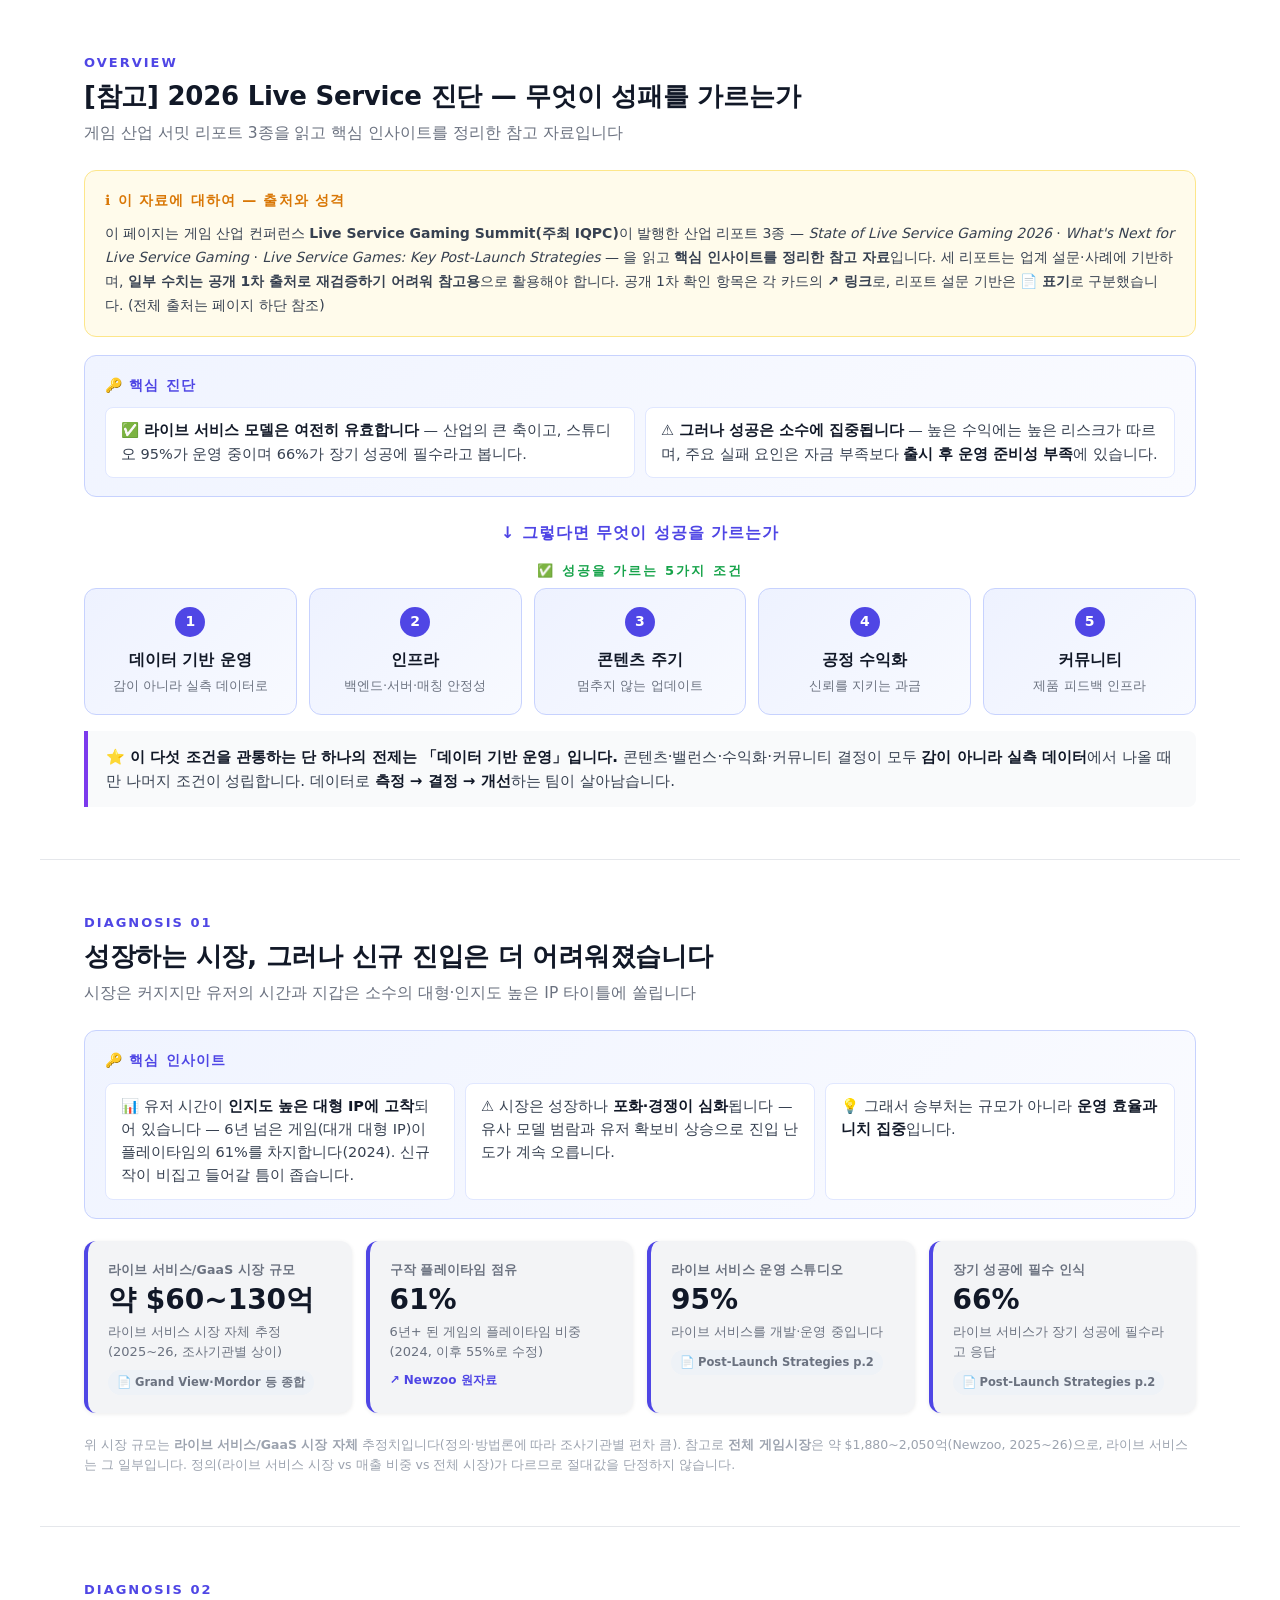
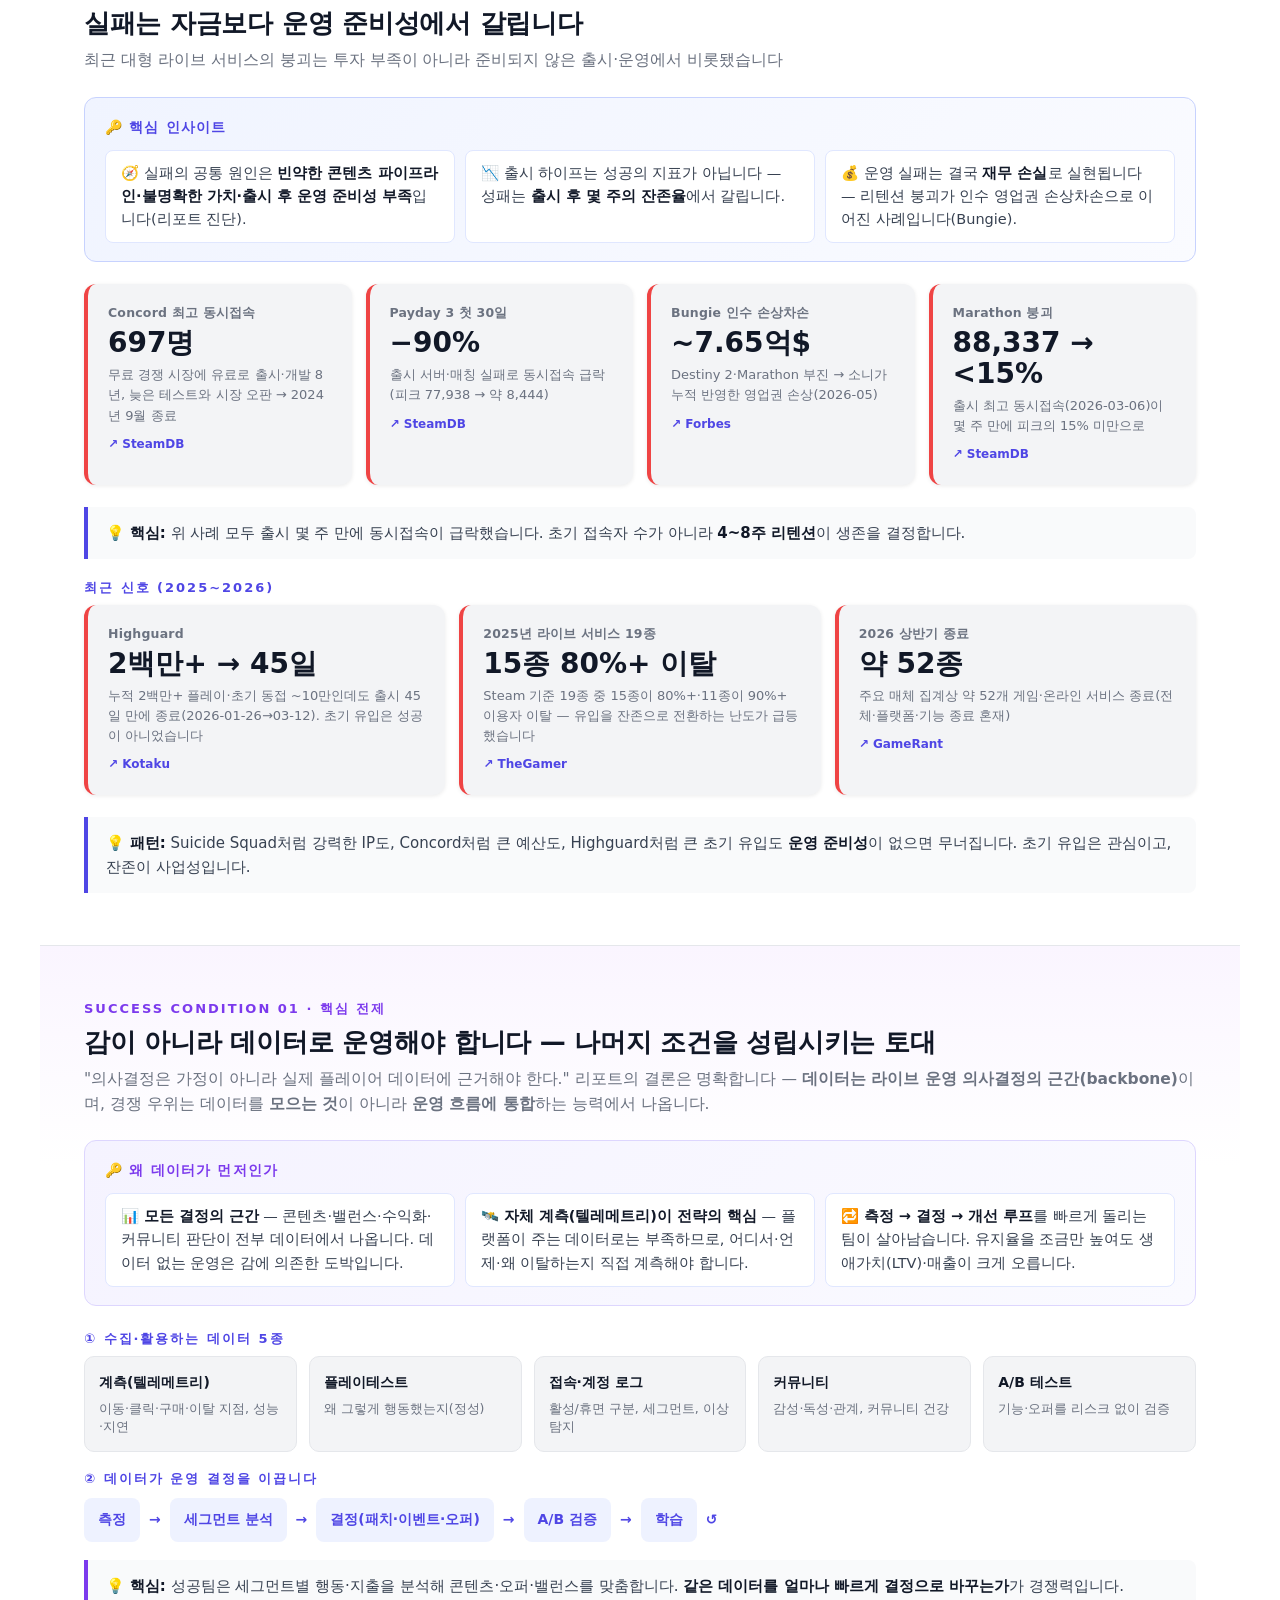
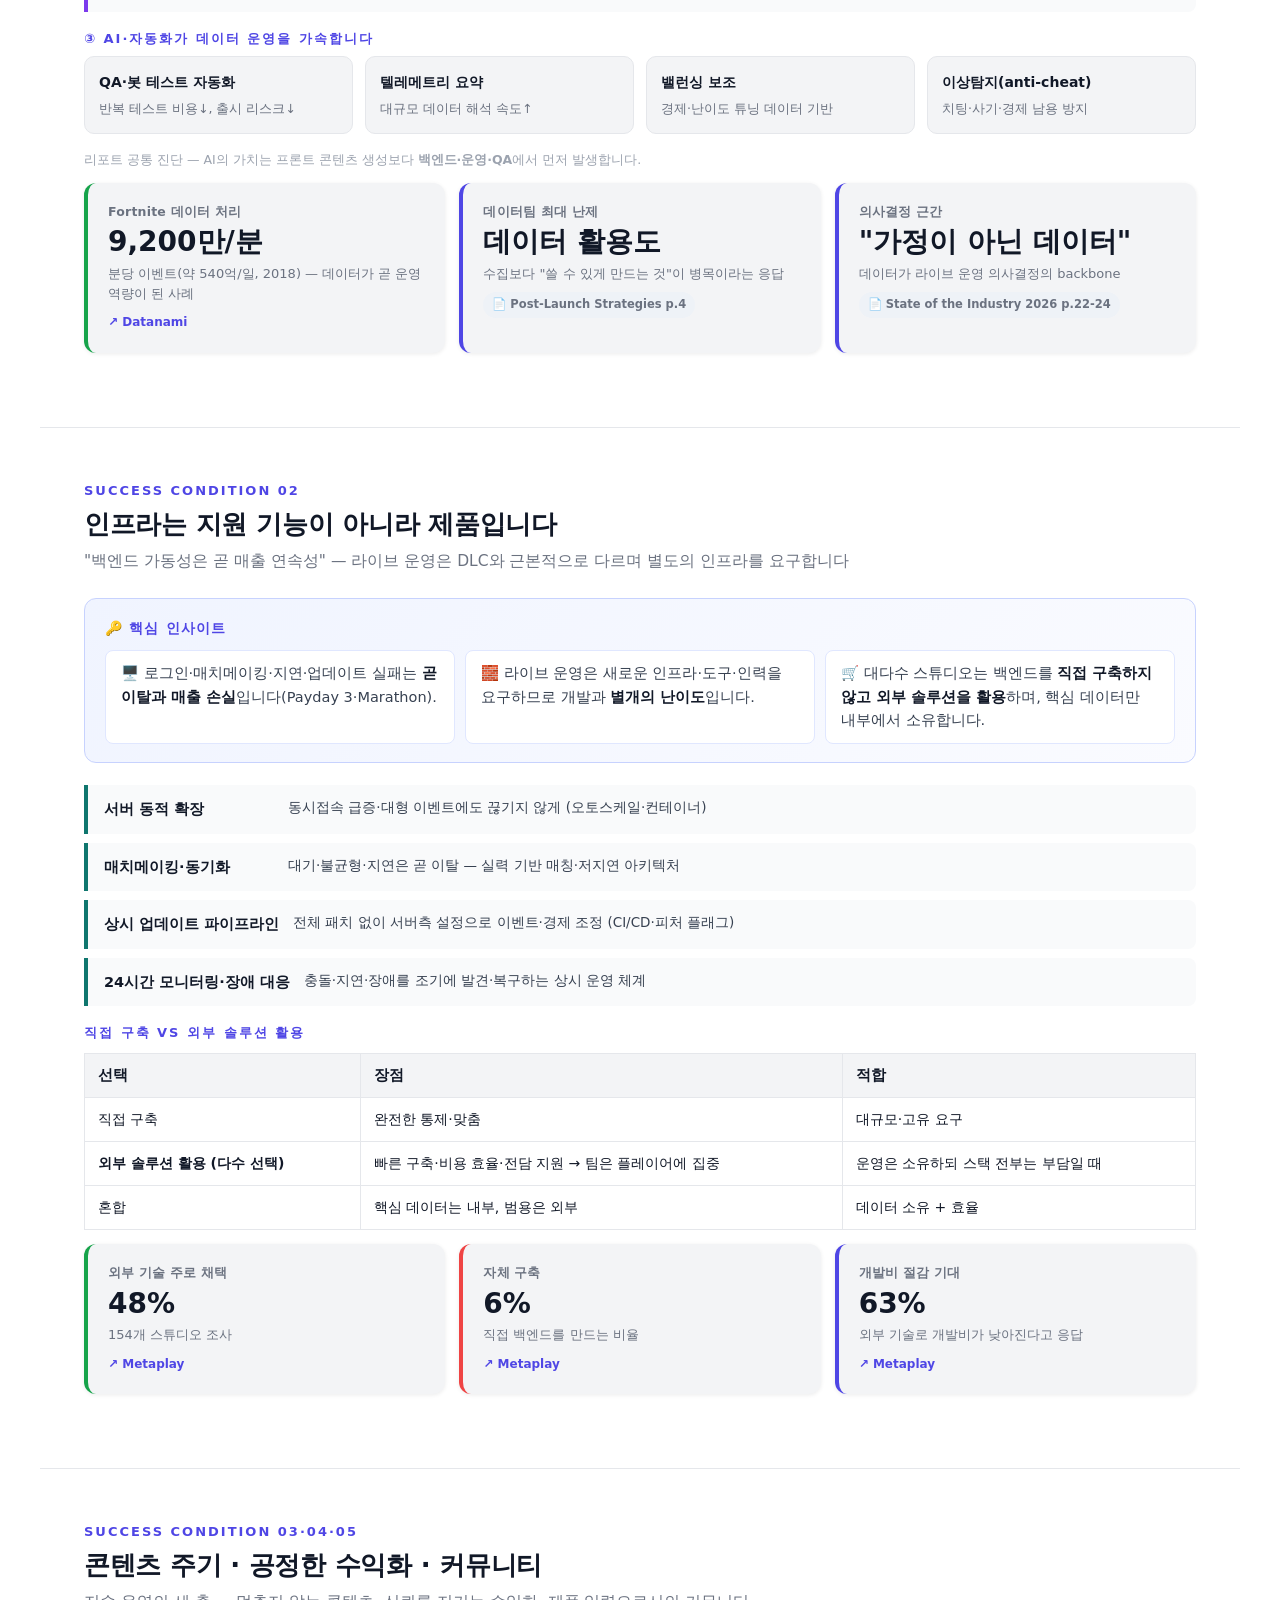
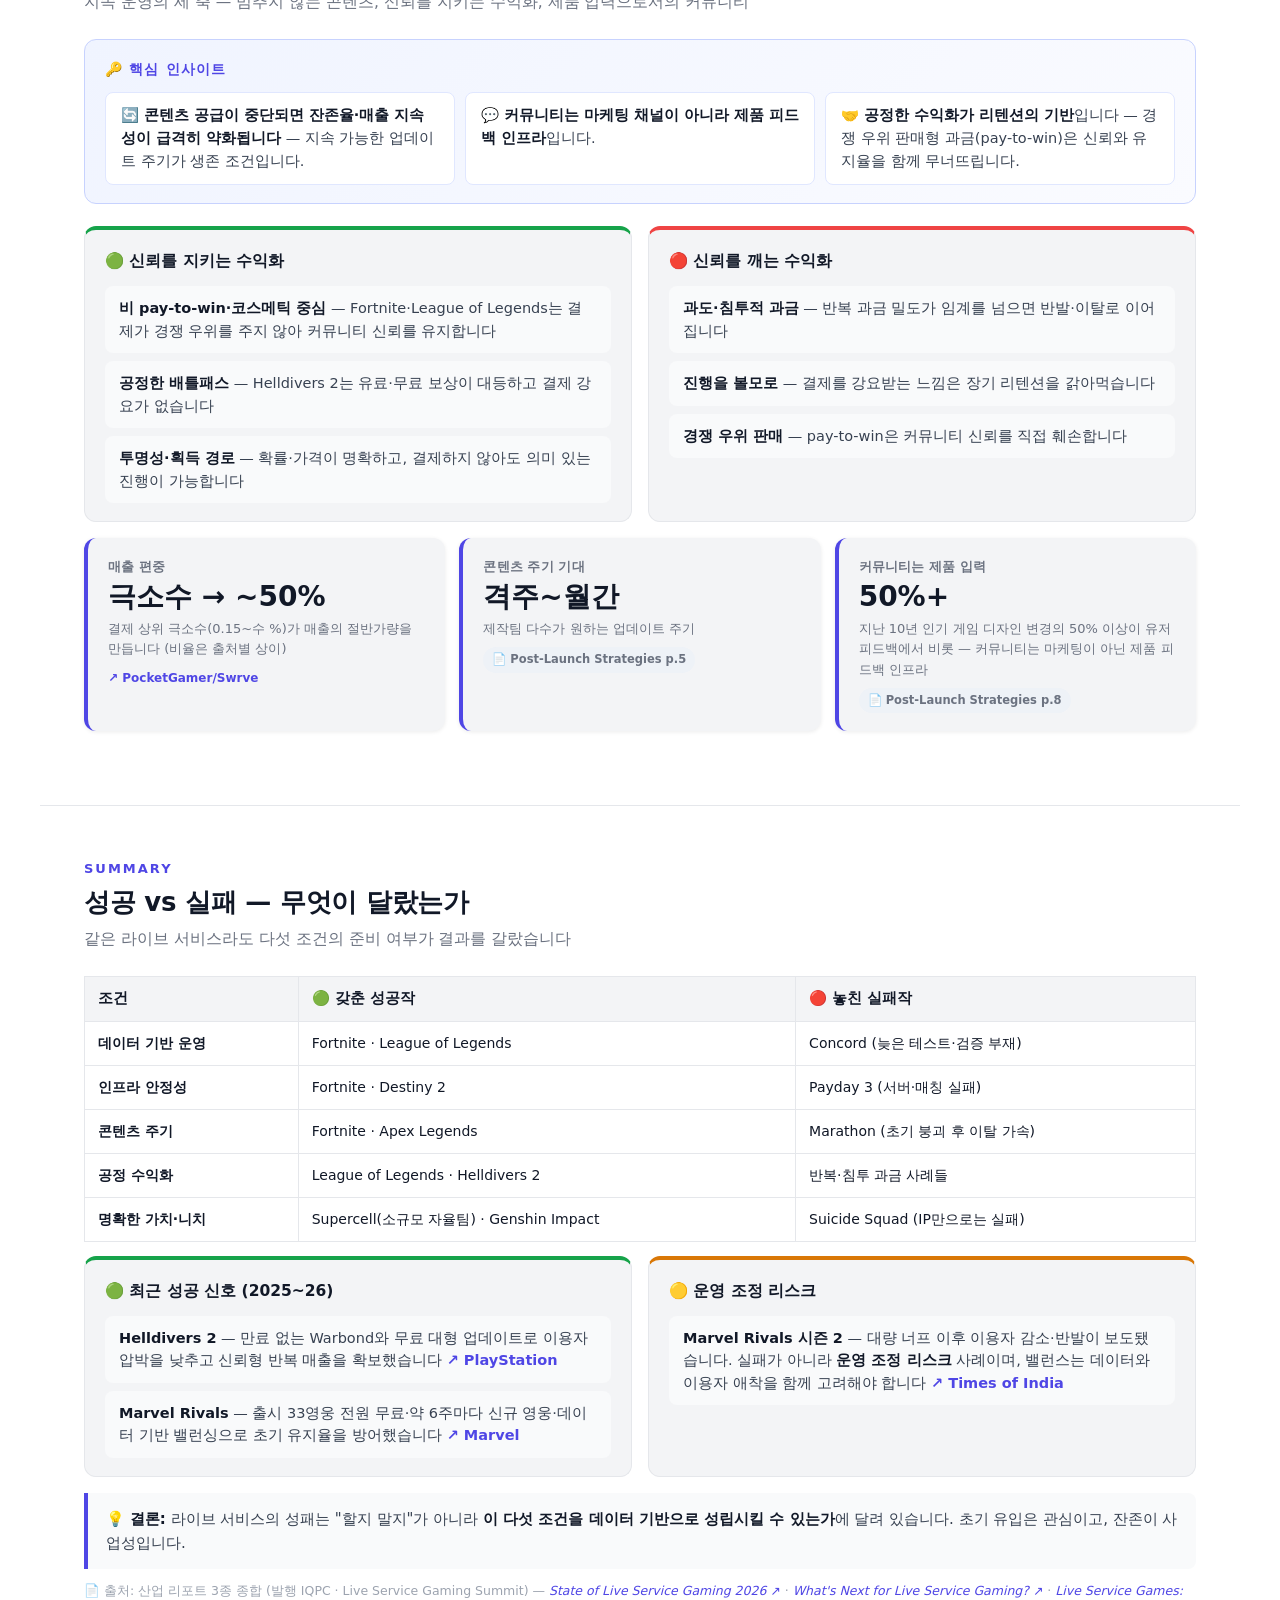
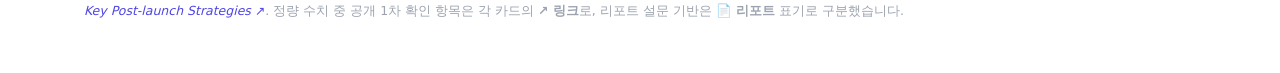
<file: pages/liveops.html>
<!DOCTYPE html>
<html lang="ko">
<head>
<meta charset="utf-8"/>
<meta content="width=device-width,initial-scale=1.0" name="viewport"/>
<title>[참고] 2026 Live Service 진단</title>
<link rel="stylesheet" href="../assets/theme.css">
<style>
*,*::before,*::after{box-sizing:border-box;margin:0;padding:0}
body{background:var(--bg);color:var(--text-h);line-height:1.7;font-size:15px}
.sec{padding:52px 44px;max-width:1200px;margin:0 auto}
.sec+.sec{border-top:1px solid var(--border)}
.sn{font-size:13px;font-weight:700;letter-spacing:2px;color:var(--accent);text-transform:uppercase;margin-bottom:6px}
.stt{font-size:26px;font-weight:800;margin-bottom:7px;letter-spacing:-.01em;line-height:1.3}
.ss{font-size:15.5px;color:var(--text-sub2);margin-bottom:24px;line-height:1.6}
.si{background:linear-gradient(135deg,#f0f4ff,#fafbff);border:1px solid #c7d2fe;border-radius:var(--radius);padding:18px 20px;margin-bottom:22px}
.si h3{font-size:14px;font-weight:800;color:var(--accent);text-transform:uppercase;letter-spacing:1.2px;margin-bottom:10px}
.si ul{list-style:none;display:flex;flex-wrap:wrap;gap:10px;padding:0}
.si li{background:#fff;border:1px solid #e0e7ff;border-radius:8px;padding:11px 15px;font-size:14.5px;color:var(--text-sub1);line-height:1.6;flex:1 1 300px}
.si li strong{color:var(--text-h)}
.kr{display:grid;grid-template-columns:repeat(4,1fr);gap:14px;margin-bottom:22px}
.kr.k3{grid-template-columns:repeat(3,1fr)}
.kp{background:var(--card-bg);border-radius:var(--radius);padding:18px 20px;box-shadow:var(--shadow);border-left:4px solid var(--accent)}
.kp.r{border-left-color:var(--red)}.kp.g{border-left-color:var(--green)}
.kl{font-size:12.5px;color:var(--text-sub2);font-weight:600;letter-spacing:.2px;margin-bottom:5px}
.kv{font-size:28px;font-weight:800;line-height:1.1}
.ks{font-size:13px;color:var(--text-sub2);margin-top:6px;line-height:1.55}
.src{font-size:12px;color:var(--accent);text-decoration:none;display:inline-block;margin-top:8px;font-weight:600}
.src:hover{text-decoration:underline}
.tag{display:inline-block;margin-top:8px;font-size:11.5px;font-weight:700;padding:3px 9px;border-radius:14px;background:#eef2f7;color:var(--text-sub2)}
.call{background:var(--card-bg2);border-left:4px solid var(--accent);border-radius:0 8px 8px 0;padding:14px 18px;font-size:15px;color:var(--text-sub1);margin-top:14px;line-height:1.6}
.call b{color:var(--text-h)}
.note{font-size:12.5px;color:var(--text-src);margin-top:10px;line-height:1.55}
.grid2{display:grid;grid-template-columns:1fr 1fr;gap:16px}
.col{background:var(--card-bg);border:1px solid var(--border);border-radius:var(--radius);padding:18px 20px}
.col h4{font-size:15.5px;font-weight:800;margin-bottom:12px;display:flex;align-items:center;gap:6px}
.col.win{border-top:4px solid var(--green)}.col.lose{border-top:4px solid var(--red)}
.lst{list-style:none;display:flex;flex-direction:column;gap:8px}
.lst li{background:var(--card-bg2);border-radius:8px;padding:11px 14px;font-size:14.5px;color:var(--text-sub1);line-height:1.55}
.lst li b{color:var(--text-h)}
.dt{display:grid;grid-template-columns:repeat(5,1fr);gap:12px;margin-bottom:16px}
.dt .c{background:var(--card-bg);border:1px solid var(--border);border-radius:10px;padding:14px}
.dt .c .t{font-size:14px;font-weight:800;margin-bottom:5px}
.dt .c .d{font-size:12.5px;color:var(--text-sub2);line-height:1.5}
.loop{display:flex;flex-wrap:wrap;align-items:center;gap:9px;font-size:14px;font-weight:700;margin:8px 0 18px}
.loop .st{background:#eef2ff;color:var(--accent);border-radius:8px;padding:10px 14px}
.loop .ar{color:var(--accent);font-weight:800}
.stack{display:flex;flex-direction:column;gap:9px;margin-bottom:16px}
.stack .ly{display:flex;gap:14px;align-items:flex-start;background:var(--card-bg2);border-left:4px solid var(--teal);border-radius:0 8px 8px 0;padding:12px 16px}
.stack .ly b{font-size:14.5px;min-width:170px}.stack .ly span{font-size:13.5px;color:var(--text-sub1);line-height:1.55}
table.cmp{width:100%;border-collapse:collapse;font-size:14px;margin-top:8px}
table.cmp th,table.cmp td{border:1px solid var(--border);padding:11px 13px;text-align:left;vertical-align:top;line-height:1.5}
table.cmp th{background:var(--card-bg);font-weight:700;font-size:14.5px}
a.inline{color:var(--accent);text-decoration:none;font-weight:600}a.inline:hover{text-decoration:underline}
.srcline{font-size:12.5px;color:var(--text-src);margin-top:12px;line-height:1.6}
.srcline a{color:var(--accent);text-decoration:none}.srcline a:hover{text-decoration:underline}
/* ① 성공조건 5카드 */
.flow-arrow{text-align:center;color:var(--accent);font-weight:800;font-size:16px;margin:14px 0 14px;letter-spacing:1px}
.conds{display:grid;grid-template-columns:repeat(5,1fr);gap:12px}
.cond{background:linear-gradient(135deg,#eef2ff,#f8faff);border:1px solid #c7d2fe;border-radius:12px;padding:18px 14px;text-align:center}
.cond .no{display:inline-flex;align-items:center;justify-content:center;width:30px;height:30px;border-radius:50%;background:var(--accent);color:#fff;font-size:14px;font-weight:800;margin-bottom:10px}
.cond .nm{font-size:15.5px;font-weight:800;color:var(--text-h);margin-bottom:4px}
.cond .ds{font-size:13px;color:var(--text-sub2);line-height:1.45}
@media(max-width:900px){.kr,.dt,.conds{grid-template-columns:repeat(2,1fr)}.grid2{grid-template-columns:1fr}}
</style>
</head>
<body class="embed" data-page="liveops">

<!-- ① OVERVIEW -->
<section class="sec" id="s1">
  <div class="sn">Overview</div>
  <div class="stt">[참고] 2026 Live Service 진단 — 무엇이 성패를 가르는가</div>
  <div class="ss">게임 산업 서밋 리포트 3종을 읽고 핵심 인사이트를 정리한 참고 자료입니다</div>
  <div class="si" style="background:#fffbeb;border-color:#fde68a;margin-bottom:18px">
    <h3 style="color:#d97706">ℹ️ 이 자료에 대하여 — 출처와 성격</h3>
    <p style="font-size:14px;color:var(--text-sub1);line-height:1.7;margin:0">이 페이지는 게임 산업 컨퍼런스 <b>Live Service Gaming Summit(주최 IQPC)</b>이 발행한 산업 리포트 3종 — <i>State of Live Service Gaming 2026</i> · <i>What's Next for Live Service Gaming</i> · <i>Live Service Games: Key Post-Launch Strategies</i> — 을 읽고 <b>핵심 인사이트를 정리한 참고 자료</b>입니다. 세 리포트는 업계 설문·사례에 기반하며, <b>일부 수치는 공개 1차 출처로 재검증하기 어려워 참고용</b>으로 활용해야 합니다. 공개 1차 확인 항목은 각 카드의 <b>↗ 링크</b>로, 리포트 설문 기반은 <b>📄 표기</b>로 구분했습니다. (전체 출처는 페이지 하단 참조)</p>
  </div>
  <div class="si">
    <h3>🔑 핵심 진단</h3>
    <ul>
      <li>✅ <strong>라이브 서비스 모델은 여전히 유효합니다</strong> — 산업의 큰 축이고, 스튜디오 95%가 운영 중이며 66%가 장기 성공에 필수라고 봅니다.</li>
      <li>⚠️ <strong>그러나 성공은 소수에 집중됩니다</strong> — 높은 수익에는 높은 리스크가 따르며, 주요 실패 요인은 자금 부족보다 <strong>출시 후 운영 준비성 부족</strong>에 있습니다.</li>
    </ul>
  </div>
  <div class="flow-arrow">↓ 그렇다면 무엇이 성공을 가르는가</div>
  <div class="sn" style="text-align:center;color:var(--green)">✅ 성공을 가르는 5가지 조건</div>
  <div class="conds">
    <div class="cond"><div class="no">1</div><div class="nm">데이터 기반 운영</div><div class="ds">감이 아니라 실측 데이터로</div></div>
    <div class="cond"><div class="no">2</div><div class="nm">인프라</div><div class="ds">백엔드·서버·매칭 안정성</div></div>
    <div class="cond"><div class="no">3</div><div class="nm">콘텐츠 주기</div><div class="ds">멈추지 않는 업데이트</div></div>
    <div class="cond"><div class="no">4</div><div class="nm">공정 수익화</div><div class="ds">신뢰를 지키는 과금</div></div>
    <div class="cond"><div class="no">5</div><div class="nm">커뮤니티</div><div class="ds">제품 피드백 인프라</div></div>
  </div>
  <div class="call" style="border-left-color:var(--purple);margin-top:16px"><b>⭐ 이 다섯 조건을 관통하는 단 하나의 전제는 「데이터 기반 운영」입니다.</b> 콘텐츠·밸런스·수익화·커뮤니티 결정이 모두 <b>감이 아니라 실측 데이터</b>에서 나올 때만 나머지 조건이 성립합니다. 데이터로 <b>측정 → 결정 → 개선</b>하는 팀이 살아남습니다.</div>
</section>

<!-- ② DIAGNOSIS 01 -->
<section class="sec" id="s2">
  <div class="sn">Diagnosis 01</div>
  <div class="stt">성장하는 시장, 그러나 신규 진입은 더 어려워졌습니다</div>
  <div class="ss">시장은 커지지만 유저의 시간과 지갑은 소수의 대형·인지도 높은 IP 타이틀에 쏠립니다</div>
  <div class="si">
    <h3>🔑 핵심 인사이트</h3>
    <ul>
      <li>📊 유저 시간이 <strong>인지도 높은 대형 IP에 고착</strong>되어 있습니다 — 6년 넘은 게임(대개 대형 IP)이 플레이타임의 61%를 차지합니다(2024). 신규작이 비집고 들어갈 틈이 좁습니다.</li>
      <li>⚠️ 시장은 성장하나 <strong>포화·경쟁이 심화</strong>됩니다 — 유사 모델 범람과 유저 확보비 상승으로 진입 난도가 계속 오릅니다.</li>
      <li>💡 그래서 승부처는 규모가 아니라 <strong>운영 효율과 니치 집중</strong>입니다.</li>
    </ul>
  </div>
  <div class="kr">
    <div class="kp"><div class="kl">라이브 서비스/GaaS 시장 규모</div><div class="kv">약 $60~130억</div><div class="ks">라이브 서비스 시장 자체 추정 (2025~26, 조사기관별 상이)</div><span class="tag">📄 Grand View·Mordor 등 종합</span></div>
    <div class="kp"><div class="kl">구작 플레이타임 점유</div><div class="kv">61%</div><div class="ks">6년+ 된 게임의 플레이타임 비중 (2024, 이후 55%로 수정)</div><a class="src" href="https://gameworldobserver.com/2024/04/03/newzoo-pc-console-market-report-revenue-playtime-growth" target="_blank" rel="noopener">↗ Newzoo 원자료</a></div>
    <div class="kp"><div class="kl">라이브 서비스 운영 스튜디오</div><div class="kv">95%</div><div class="ks">라이브 서비스를 개발·운영 중입니다</div><span class="tag">📄 Post-Launch Strategies p.2</span></div>
    <div class="kp"><div class="kl">장기 성공에 필수 인식</div><div class="kv">66%</div><div class="ks">라이브 서비스가 장기 성공에 필수라고 응답</div><span class="tag">📄 Post-Launch Strategies p.2</span></div>
  </div>
  <div class="note">위 시장 규모는 <b>라이브 서비스/GaaS 시장 자체</b> 추정치입니다(정의·방법론에 따라 조사기관별 편차 큼). 참고로 <b>전체 게임시장</b>은 약 $1,880~2,050억(Newzoo, 2025~26)으로, 라이브 서비스는 그 일부입니다. 정의(라이브 서비스 시장 vs 매출 비중 vs 전체 시장)가 다르므로 절대값을 단정하지 않습니다.</div>
</section>

<!-- ③ DIAGNOSIS 02 -->
<section class="sec" id="s3">
  <div class="sn">Diagnosis 02</div>
  <div class="stt">실패는 자금보다 운영 준비성에서 갈립니다</div>
  <div class="ss">최근 대형 라이브 서비스의 붕괴는 투자 부족이 아니라 준비되지 않은 출시·운영에서 비롯됐습니다</div>
  <div class="si">
    <h3>🔑 핵심 인사이트</h3>
    <ul>
      <li>🧭 실패의 공통 원인은 <strong>빈약한 콘텐츠 파이프라인·불명확한 가치·출시 후 운영 준비성 부족</strong>입니다(리포트 진단).</li>
      <li>📉 출시 하이프는 성공의 지표가 아닙니다 — 성패는 <strong>출시 후 몇 주의 잔존율</strong>에서 갈립니다.</li>
      <li>💰 운영 실패는 결국 <strong>재무 손실</strong>로 실현됩니다 — 리텐션 붕괴가 인수 영업권 손상차손으로 이어진 사례입니다(Bungie).</li>
    </ul>
  </div>
  <div class="kr">
    <div class="kp r"><div class="kl">Concord 최고 동시접속</div><div class="kv">697명</div><div class="ks">무료 경쟁 시장에 유료로 출시·개발 8년, 늦은 테스트와 시장 오판 → 2024년 9월 종료</div><a class="src" href="https://steamdb.info/app/2443720/charts/" target="_blank" rel="noopener">↗ SteamDB</a></div>
    <div class="kp r"><div class="kl">Payday 3 첫 30일</div><div class="kv">−90%</div><div class="ks">출시 서버·매칭 실패로 동시접속 급락(피크 77,938 → 약 8,444)</div><a class="src" href="https://steamdb.info/app/1272080/charts/" target="_blank" rel="noopener">↗ SteamDB</a></div>
    <div class="kp r"><div class="kl">Bungie 인수 손상차손</div><div class="kv">~7.65억$</div><div class="ks">Destiny 2·Marathon 부진 → 소니가 누적 반영한 영업권 손상(2026-05)</div><a class="src" href="https://www.forbes.com/sites/paultassi/2026/05/08/sony-backs-marathon-even-after-765-million-in-bungie-impairment-losses/" target="_blank" rel="noopener">↗ Forbes</a></div>
    <div class="kp r"><div class="kl">Marathon 붕괴</div><div class="kv">88,337 → &lt;15%</div><div class="ks">출시 최고 동시접속(2026-03-06)이 몇 주 만에 피크의 15% 미만으로</div><a class="src" href="https://steamdb.info/app/3065800/charts/" target="_blank" rel="noopener">↗ SteamDB</a></div>
  </div>
  <div class="call">💡 <b>핵심:</b> 위 사례 모두 출시 몇 주 만에 동시접속이 급락했습니다. 초기 접속자 수가 아니라 <b>4~8주 리텐션</b>이 생존을 결정합니다.</div>
  <div class="sn" style="margin-top:18px">최근 신호 (2025~2026)</div>
  <div class="kr k3">
    <div class="kp r"><div class="kl">Highguard</div><div class="kv">2백만+ → 45일</div><div class="ks">누적 2백만+ 플레이·초기 동접 ~10만인데도 출시 45일 만에 종료(2026-01-26→03-12). 초기 유입은 성공이 아니었습니다</div><a class="src" href="https://kotaku.com/highguard-shutting-down-less-than-50-days-after-launch-2000675453" target="_blank" rel="noopener">↗ Kotaku</a></div>
    <div class="kp r"><div class="kl">2025년 라이브 서비스 19종</div><div class="kv">15종 80%+ 이탈</div><div class="ks">Steam 기준 19종 중 15종이 80%+·11종이 90%+ 이용자 이탈 — 유입을 잔존으로 전환하는 난도가 급등했습니다</div><a class="src" href="https://www.thegamer.com/2025-live-service-games-player-analysis/" target="_blank" rel="noopener">↗ TheGamer</a></div>
    <div class="kp r"><div class="kl">2026 상반기 종료</div><div class="kv">약 52종</div><div class="ks">주요 매체 집계상 약 52개 게임·온라인 서비스 종료(전체·플랫폼·기능 종료 혼재)</div><a class="src" href="https://gamerant.com/games-shut-down-2026-list-highguard-anthem/" target="_blank" rel="noopener">↗ GameRant</a></div>
  </div>
  <div class="call">💡 <b>패턴:</b> Suicide Squad처럼 강력한 IP도, Concord처럼 큰 예산도, Highguard처럼 큰 초기 유입도 <b>운영 준비성</b>이 없으면 무너집니다. 초기 유입은 관심이고, 잔존이 사업성입니다.</div>
</section>

<!-- ④ SUCCESS 01 — DATA (핵심 전제) -->
<section class="sec" id="s4" style="background:linear-gradient(180deg,#faf5ff,transparent 220px)">
  <div class="sn" style="color:var(--purple)">Success Condition 01 · 핵심 전제</div>
  <div class="stt">감이 아니라 데이터로 운영해야 합니다 — 나머지 조건을 성립시키는 토대</div>
  <div class="ss">"의사결정은 가정이 아니라 실제 플레이어 데이터에 근거해야 한다." 리포트의 결론은 명확합니다 — <b>데이터는 라이브 운영 의사결정의 근간(backbone)</b>이며, 경쟁 우위는 데이터를 <b>모으는 것</b>이 아니라 <b>운영 흐름에 통합</b>하는 능력에서 나옵니다.</div>
  <div class="si" style="background:linear-gradient(135deg,#f5f3ff,#fafaff);border-color:#ddd6fe">
    <h3 style="color:var(--purple)">🔑 왜 데이터가 먼저인가</h3>
    <ul>
      <li>📊 <strong>모든 결정의 근간</strong> — 콘텐츠·밸런스·수익화·커뮤니티 판단이 전부 데이터에서 나옵니다. 데이터 없는 운영은 감에 의존한 도박입니다.</li>
      <li>🛰️ <strong>자체 계측(텔레메트리)이 전략의 핵심</strong> — 플랫폼이 주는 데이터로는 부족하므로, 어디서·언제·왜 이탈하는지 직접 계측해야 합니다.</li>
      <li>🔁 <strong>측정 → 결정 → 개선 루프</strong>를 빠르게 돌리는 팀이 살아남습니다. 유지율을 조금만 높여도 생애가치(LTV)·매출이 크게 오릅니다.</li>
    </ul>
  </div>
  <div class="sn" style="margin-top:4px">① 수집·활용하는 데이터 5종</div>
  <div class="dt">
    <div class="c"><div class="t">계측(텔레메트리)</div><div class="d">이동·클릭·구매·이탈 지점, 성능·지연</div></div>
    <div class="c"><div class="t">플레이테스트</div><div class="d">왜 그렇게 행동했는지(정성)</div></div>
    <div class="c"><div class="t">접속·계정 로그</div><div class="d">활성/휴면 구분, 세그먼트, 이상탐지</div></div>
    <div class="c"><div class="t">커뮤니티</div><div class="d">감성·독성·관계, 커뮤니티 건강</div></div>
    <div class="c"><div class="t">A/B 테스트</div><div class="d">기능·오퍼를 리스크 없이 검증</div></div>
  </div>
  <div class="sn" style="margin-top:4px">② 데이터가 운영 결정을 이끕니다</div>
  <div class="loop"><span class="st">측정</span><span class="ar">→</span><span class="st">세그먼트 분석</span><span class="ar">→</span><span class="st">결정(패치·이벤트·오퍼)</span><span class="ar">→</span><span class="st">A/B 검증</span><span class="ar">→</span><span class="st">학습</span><span class="ar">↺</span></div>
  <div class="call" style="border-left-color:var(--purple)">💡 <b>핵심:</b> 성공팀은 세그먼트별 행동·지출을 분석해 콘텐츠·오퍼·밸런스를 맞춤합니다. <b>같은 데이터를 얼마나 빠르게 결정으로 바꾸는가</b>가 경쟁력입니다.</div>
  <div class="sn" style="margin-top:16px">③ AI·자동화가 데이터 운영을 가속합니다</div>
  <div class="dt" style="grid-template-columns:repeat(4,1fr)">
    <div class="c"><div class="t">QA·봇 테스트 자동화</div><div class="d">반복 테스트 비용↓, 출시 리스크↓</div></div>
    <div class="c"><div class="t">텔레메트리 요약</div><div class="d">대규모 데이터 해석 속도↑</div></div>
    <div class="c"><div class="t">밸런싱 보조</div><div class="d">경제·난이도 튜닝 데이터 기반</div></div>
    <div class="c"><div class="t">이상탐지(anti-cheat)</div><div class="d">치팅·사기·경제 남용 방지</div></div>
  </div>
  <div class="note">리포트 공통 진단 — AI의 가치는 프론트 콘텐츠 생성보다 <b>백엔드·운영·QA</b>에서 먼저 발생합니다.</div>
  <div class="kr k3" style="margin-top:14px">
    <div class="kp g"><div class="kl">Fortnite 데이터 처리</div><div class="kv">9,200만/분</div><div class="ks">분당 이벤트(약 540억/일, 2018) — 데이터가 곧 운영 역량이 된 사례</div><a class="src" href="https://www.datanami.com/2018/07/31/inside-fortnites-massive-data-analytics-pipeline/" target="_blank" rel="noopener">↗ Datanami</a></div>
    <div class="kp"><div class="kl">데이터팀 최대 난제</div><div class="kv">데이터 활용도</div><div class="ks">수집보다 "쓸 수 있게 만드는 것"이 병목이라는 응답</div><span class="tag">📄 Post-Launch Strategies p.4</span></div>
    <div class="kp"><div class="kl">의사결정 근간</div><div class="kv">"가정이 아닌 데이터"</div><div class="ks">데이터가 라이브 운영 의사결정의 backbone</div><span class="tag">📄 State of the Industry 2026 p.22-24</span></div>
  </div>
</section>

<!-- ⑤ SUCCESS 02 — INFRA -->
<section class="sec" id="s5">
  <div class="sn">Success Condition 02</div>
  <div class="stt">인프라는 지원 기능이 아니라 제품입니다</div>
  <div class="ss">"백엔드 가동성은 곧 매출 연속성" — 라이브 운영은 DLC와 근본적으로 다르며 별도의 인프라를 요구합니다</div>
  <div class="si">
    <h3>🔑 핵심 인사이트</h3>
    <ul>
      <li>🖥️ 로그인·매치메이킹·지연·업데이트 실패는 <strong>곧 이탈과 매출 손실</strong>입니다(Payday 3·Marathon).</li>
      <li>🧱 라이브 운영은 새로운 인프라·도구·인력을 요구하므로 개발과 <strong>별개의 난이도</strong>입니다.</li>
      <li>🛒 대다수 스튜디오는 백엔드를 <strong>직접 구축하지 않고 외부 솔루션을 활용</strong>하며, 핵심 데이터만 내부에서 소유합니다.</li>
    </ul>
  </div>
  <div class="stack">
    <div class="ly"><b>서버 동적 확장</b><span>동시접속 급증·대형 이벤트에도 끊기지 않게 (오토스케일·컨테이너)</span></div>
    <div class="ly"><b>매치메이킹·동기화</b><span>대기·불균형·지연은 곧 이탈 — 실력 기반 매칭·저지연 아키텍처</span></div>
    <div class="ly"><b>상시 업데이트 파이프라인</b><span>전체 패치 없이 서버측 설정으로 이벤트·경제 조정 (CI/CD·피처 플래그)</span></div>
    <div class="ly"><b>24시간 모니터링·장애 대응</b><span>충돌·지연·장애를 조기에 발견·복구하는 상시 운영 체계</span></div>
  </div>
  <div class="sn" style="margin-top:6px">직접 구축 vs 외부 솔루션 활용</div>
  <table class="cmp"><thead><tr><th>선택</th><th>장점</th><th>적합</th></tr></thead><tbody>
    <tr><td>직접 구축</td><td>완전한 통제·맞춤</td><td>대규모·고유 요구</td></tr>
    <tr><td><b>외부 솔루션 활용 (다수 선택)</b></td><td>빠른 구축·비용 효율·전담 지원 → 팀은 플레이어에 집중</td><td>운영은 소유하되 스택 전부는 부담일 때</td></tr>
    <tr><td>혼합</td><td>핵심 데이터는 내부, 범용은 외부</td><td>데이터 소유 + 효율</td></tr>
  </tbody></table>
  <div class="kr k3" style="margin-top:14px">
    <div class="kp g"><div class="kl">외부 기술 주로 채택</div><div class="kv">48%</div><div class="ks">154개 스튜디오 조사</div><a class="src" href="https://www.metaplay.io/blog/backend-tech-build-or-buy-industry-opinions" target="_blank" rel="noopener">↗ Metaplay</a></div>
    <div class="kp r"><div class="kl">자체 구축</div><div class="kv">6%</div><div class="ks">직접 백엔드를 만드는 비율</div><a class="src" href="https://www.metaplay.io/blog/backend-tech-build-or-buy-industry-opinions" target="_blank" rel="noopener">↗ Metaplay</a></div>
    <div class="kp"><div class="kl">개발비 절감 기대</div><div class="kv">63%</div><div class="ks">외부 기술로 개발비가 낮아진다고 응답</div><a class="src" href="https://www.metaplay.io/blog/backend-tech-build-or-buy-industry-opinions" target="_blank" rel="noopener">↗ Metaplay</a></div>
  </div>
</section>

<!-- ⑥ SUCCESS 03 — CONTENT/COMMUNITY/MONETIZATION -->
<section class="sec" id="s6">
  <div class="sn">Success Condition 03·04·05</div>
  <div class="stt">콘텐츠 주기 · 공정한 수익화 · 커뮤니티</div>
  <div class="ss">지속 운영의 세 축 — 멈추지 않는 콘텐츠, 신뢰를 지키는 수익화, 제품 입력으로서의 커뮤니티</div>
  <div class="si">
    <h3>🔑 핵심 인사이트</h3>
    <ul>
      <li>🔄 <strong>콘텐츠 공급이 중단되면 잔존율·매출 지속성이 급격히 약화됩니다</strong> — 지속 가능한 업데이트 주기가 생존 조건입니다.</li>
      <li>💬 <strong>커뮤니티는 마케팅 채널이 아니라 제품 피드백 인프라</strong>입니다.</li>
      <li>🤝 <strong>공정한 수익화가 리텐션의 기반</strong>입니다 — 경쟁 우위 판매형 과금(pay-to-win)은 신뢰와 유지율을 함께 무너뜨립니다.</li>
    </ul>
  </div>
  <div class="grid2">
    <div class="col win"><h4>🟢 신뢰를 지키는 수익화</h4><ul class="lst">
      <li><b>비 pay-to-win·코스메틱 중심</b> — Fortnite·League of Legends는 결제가 경쟁 우위를 주지 않아 커뮤니티 신뢰를 유지합니다</li>
      <li><b>공정한 배틀패스</b> — Helldivers 2는 유료·무료 보상이 대등하고 결제 강요가 없습니다</li>
      <li><b>투명성·획득 경로</b> — 확률·가격이 명확하고, 결제하지 않아도 의미 있는 진행이 가능합니다</li>
    </ul></div>
    <div class="col lose"><h4>🔴 신뢰를 깨는 수익화</h4><ul class="lst">
      <li><b>과도·침투적 과금</b> — 반복 과금 밀도가 임계를 넘으면 반발·이탈로 이어집니다</li>
      <li><b>진행을 볼모로</b> — 결제를 강요받는 느낌은 장기 리텐션을 갉아먹습니다</li>
      <li><b>경쟁 우위 판매</b> — pay-to-win은 커뮤니티 신뢰를 직접 훼손합니다</li>
    </ul></div>
  </div>
  <div class="kr k3" style="margin-top:16px">
    <div class="kp"><div class="kl">매출 편중</div><div class="kv">극소수 → ~50%</div><div class="ks">결제 상위 극소수(0.15~수 %)가 매출의 절반가량을 만듭니다 (비율은 출처별 상이)</div><a class="src" href="https://www.pocketgamer.biz/chart-of-the-week-half-of-in-game-revenue-generated-by-just-015-of-players/" target="_blank" rel="noopener">↗ PocketGamer/Swrve</a></div>
    <div class="kp"><div class="kl">콘텐츠 주기 기대</div><div class="kv">격주~월간</div><div class="ks">제작팀 다수가 원하는 업데이트 주기</div><span class="tag">📄 Post-Launch Strategies p.5</span></div>
    <div class="kp"><div class="kl">커뮤니티는 제품 입력</div><div class="kv">50%+</div><div class="ks">지난 10년 인기 게임 디자인 변경의 50% 이상이 유저 피드백에서 비롯 — 커뮤니티는 마케팅이 아닌 제품 피드백 인프라</div><span class="tag">📄 Post-Launch Strategies p.8</span></div>
  </div>
</section>

<!-- ⑦ PATTERN SUMMARY -->
<section class="sec" id="s7">
  <div class="sn">Summary</div>
  <div class="stt">성공 vs 실패 — 무엇이 달랐는가</div>
  <div class="ss">같은 라이브 서비스라도 다섯 조건의 준비 여부가 결과를 갈랐습니다</div>
  <table class="cmp"><thead><tr><th>조건</th><th>🟢 갖춘 성공작</th><th>🔴 놓친 실패작</th></tr></thead><tbody>
    <tr><td><b>데이터 기반 운영</b></td><td>Fortnite · League of Legends</td><td>Concord (늦은 테스트·검증 부재)</td></tr>
    <tr><td><b>인프라 안정성</b></td><td>Fortnite · Destiny 2</td><td>Payday 3 (서버·매칭 실패)</td></tr>
    <tr><td><b>콘텐츠 주기</b></td><td>Fortnite · Apex Legends</td><td>Marathon (초기 붕괴 후 이탈 가속)</td></tr>
    <tr><td><b>공정 수익화</b></td><td>League of Legends · Helldivers 2</td><td>반복·침투 과금 사례들</td></tr>
    <tr><td><b>명확한 가치·니치</b></td><td>Supercell(소규모 자율팀) · Genshin Impact</td><td>Suicide Squad (IP만으로는 실패)</td></tr>
  </tbody></table>
  <div class="grid2" style="margin-top:14px">
    <div class="col win"><h4>🟢 최근 성공 신호 (2025~26)</h4><ul class="lst">
      <li><b>Helldivers 2</b> — 만료 없는 Warbond와 무료 대형 업데이트로 이용자 압박을 낮추고 신뢰형 반복 매출을 확보했습니다 <a class="inline" href="https://www.playstation.com/en-is/games/helldivers-2/latest-news-and-updates/" target="_blank" rel="noopener">↗ PlayStation</a></li>
      <li><b>Marvel Rivals</b> — 출시 33영웅 전원 무료·약 6주마다 신규 영웅·데이터 기반 밸런싱으로 초기 유지율을 방어했습니다 <a class="inline" href="https://www.marvel.com/articles/games/marvel-rivals-launches-season-0-dooms-rise-with-33-heroes-all-unlocked-and-free-to-play" target="_blank" rel="noopener">↗ Marvel</a></li>
    </ul></div>
    <div class="col lose" style="border-top-color:var(--amber)"><h4>🟡 운영 조정 리스크</h4><ul class="lst">
      <li><b>Marvel Rivals 시즌 2</b> — 대량 너프 이후 이용자 감소·반발이 보도됐습니다. 실패가 아니라 <b>운영 조정 리스크</b> 사례이며, 밸런스는 데이터와 이용자 애착을 함께 고려해야 합니다 <a class="inline" href="https://timesofindia.indiatimes.com/sports/esports/news/marvel-rivals-player-count-drops-by-over-50-amid-season-2-backlash-will-season-2-5-save-it/articleshow/120905320.cms" target="_blank" rel="noopener">↗ Times of India</a></li>
    </ul></div>
  </div>
  <div class="call" style="margin-top:16px">💡 <b>결론:</b> 라이브 서비스의 성패는 "할지 말지"가 아니라 <b>이 다섯 조건을 데이터 기반으로 성립시킬 수 있는가</b>에 달려 있습니다. 초기 유입은 관심이고, 잔존이 사업성입니다.</div>
  <div class="srcline">📄 출처: 산업 리포트 3종 종합 (발행 IQPC · Live Service Gaming Summit) —
    <a href="https://www.iqpc.com/events-live-service-gaming-summit/downloads/state-of-live-service-gaming-2026-industry-report" target="_blank" rel="noopener"><i>State of Live Service Gaming 2026</i> ↗</a> ·
    <a href="https://www.iqpc.com/events-live-service-gaming-summit/downloads/industry-report-whats-next-for-live-service-gaming" target="_blank" rel="noopener"><i>What's Next for Live Service Gaming?</i> ↗</a> ·
    <a href="https://www.iqpc.com/events-live-service-gaming-summit/downloads/main-report-live-service-games-key-post-launch-strategies" target="_blank" rel="noopener"><i>Live Service Games: Key Post-launch Strategies</i> ↗</a>.
    정량 수치 중 공개 1차 확인 항목은 각 카드의 <b>↗ 링크</b>로, 리포트 설문 기반은 <b>📄 리포트</b> 표기로 구분했습니다.</div>
</section>

<script src="../assets/embed.js"></script>
</body>
</html>
</file>
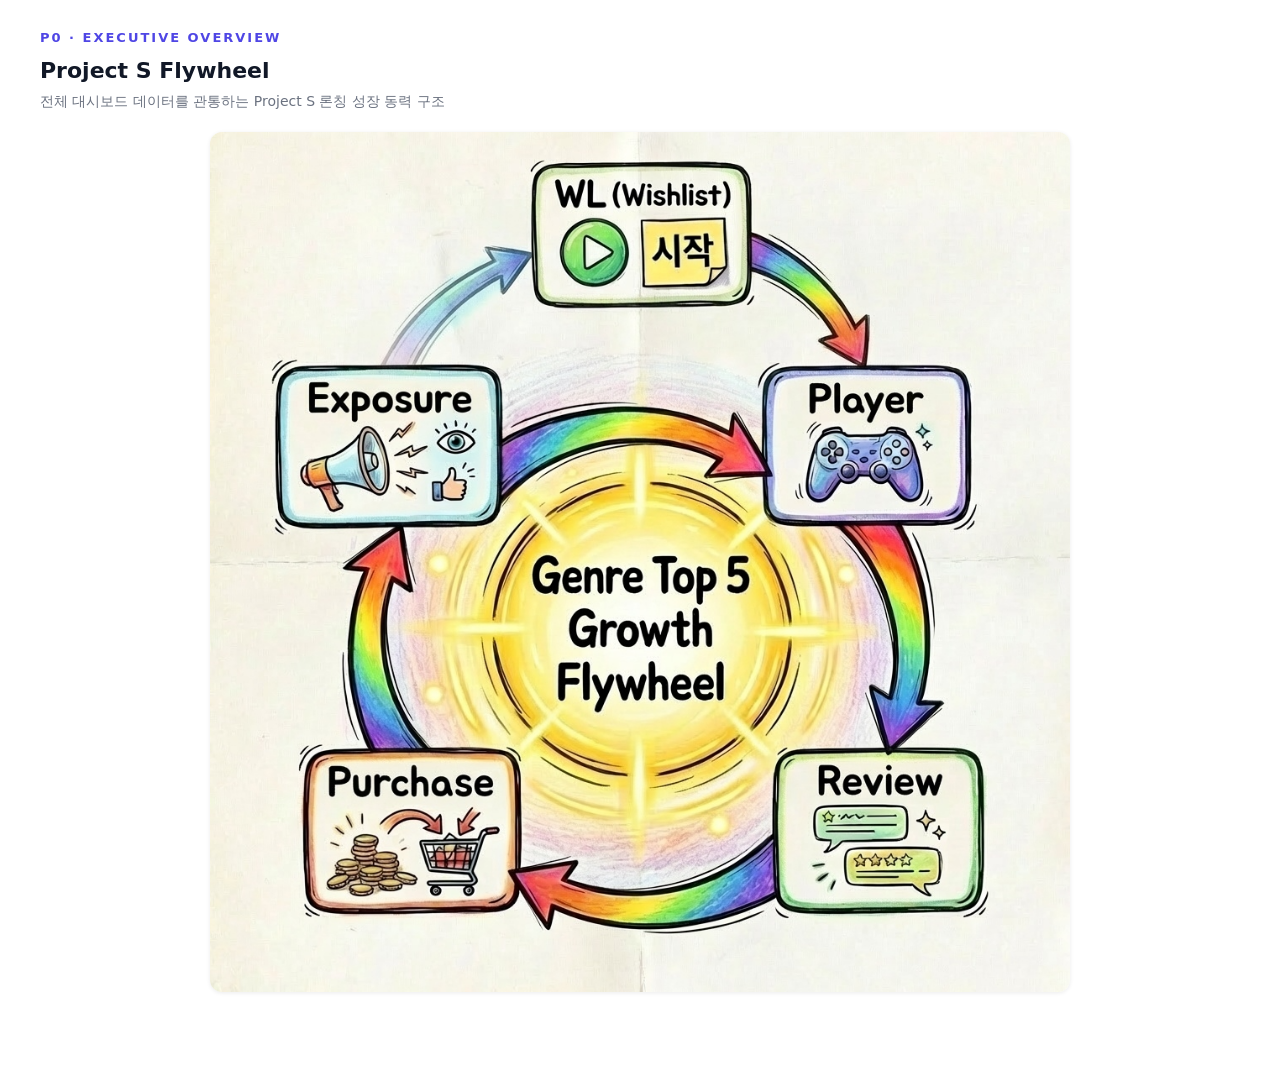
<file: pages/p0.html>
<!DOCTYPE html>
<html lang="ko">
<head>
<meta charset="UTF-8">
<meta name="viewport" content="width=device-width, initial-scale=1.0">
<title>Project S Flywheel</title>
<style>
*, *::before, *::after { box-sizing: border-box; margin:0; padding:0; }
:root {
  --bg:#ffffff; --card-bg:#f3f4f6; --border:#e5e7eb;
  --text-h:#111827; --text-sub1:#374151; --text-sub2:#6b7280;
  --accent:#4f46e5; --green:#16a34a; --amber:#d97706; --purple:#7c3aed;
  --radius:12px; --shadow:0 1px 4px rgba(0,0,0,.08);
}
body { font-family:'Apple SD Gothic Neo','Segoe UI',system-ui,sans-serif; background:var(--bg); color:var(--text-h); line-height:1.6; }
.page-wrap { max-width:1280px; margin:0 auto; padding:28px 40px 60px; }
.sec-num { font-size:13px; font-weight:700; letter-spacing:2px; color:var(--accent); text-transform:uppercase; margin-bottom:4px; }
.sec-title { font-size:22px; font-weight:800; color:var(--text-h); margin-bottom:2px; }
.sec-sub { font-size:14px; color:var(--text-sub2); margin-bottom:20px; }
.flywheel-hero { display:flex; justify-content:center; margin:20px 0 28px; }
.flywheel-hero img { max-width:1000px; max-height:860px; width:auto; height:auto; border-radius:var(--radius); box-shadow:var(--shadow); }
@media(max-width:1024px){ .flywheel-hero img { max-width:92vw; max-height:640px; } }
.insights { display:grid; grid-template-columns:repeat(3,1fr); gap:14px; margin-bottom:24px; }
.insight-card { background:var(--card-bg); border:1px solid var(--border); border-left:4px solid var(--accent); border-radius:var(--radius); padding:16px 18px; }
.insight-kicker { font-size:12px; font-weight:700; letter-spacing:1.5px; color:var(--accent); text-transform:uppercase; margin-bottom:6px; }
.insight-title { font-size:15px; font-weight:800; color:var(--text-h); margin-bottom:8px; line-height:1.3; }
.insight-body { font-size:14px; color:var(--text-sub1); line-height:1.6; }
.insight-card.green { border-left-color:var(--green); }
.insight-card.green .insight-kicker { color:var(--green); }
.insight-card.amber { border-left-color:var(--amber); }
.insight-card.amber .insight-kicker { color:var(--amber); }
.insight-card.purple { border-left-color:var(--purple); }
.insight-card.purple .insight-kicker { color:var(--purple); }
.summary { background:linear-gradient(135deg,#f0f4ff,#fafbff); border:1px solid #c7d2fe; border-radius:var(--radius); padding:20px 24px; margin-bottom:24px; }
.summary h3 { font-size:14px; font-weight:800; color:var(--accent); text-transform:uppercase; letter-spacing:1.5px; margin-bottom:10px; }
.summary p { font-size:14px; color:var(--text-h); line-height:1.7; }
.summary p strong { color:var(--accent); }
@media(max-width:1024px){.insights{grid-template-columns:1fr}}
</style>
<link rel="stylesheet" href="../assets/theme.css">
<!-- Google tag (gtag.js) -->
<script async src="https://www.googletagmanager.com/gtag/js?id=G-ZG2EVXBZTX"></script>
<script>
  window.dataLayer = window.dataLayer || [];
  function gtag(){dataLayer.push(arguments);}
  gtag('js', new Date());

  gtag('config', 'G-ZG2EVXBZTX');
</script>
<!-- Microsoft Clarity -->
<script type="text/javascript">
    (function(c,l,a,r,i,t,y){
        c[a]=c[a]||function(){(c[a].q=c[a].q||[]).push(arguments)};
        t=l.createElement(r);t.async=1;t.src="https://www.clarity.ms/tag/"+i;
        y=l.getElementsByTagName(r)[0];y.parentNode.insertBefore(t,y);
    })(window, document, "clarity", "script", "weiqgnjc5h");
</script>
</head>
<body class="embed">
<div class="page-wrap">
  <div class="sec-num">P0 · Executive Overview</div>
  <h1 class="sec-title">Project S Flywheel</h1>
  <p class="sec-sub">전체 대시보드 데이터를 관통하는 Project S 론칭 성장 동력 구조</p>

  <div class="flywheel-hero">
    <img src="../assets/flywheel.png" alt="Project S Flywheel Diagram" />
  </div>
</div>
<script src="../assets/embed.js"></script>
</body>
</html>
</file>
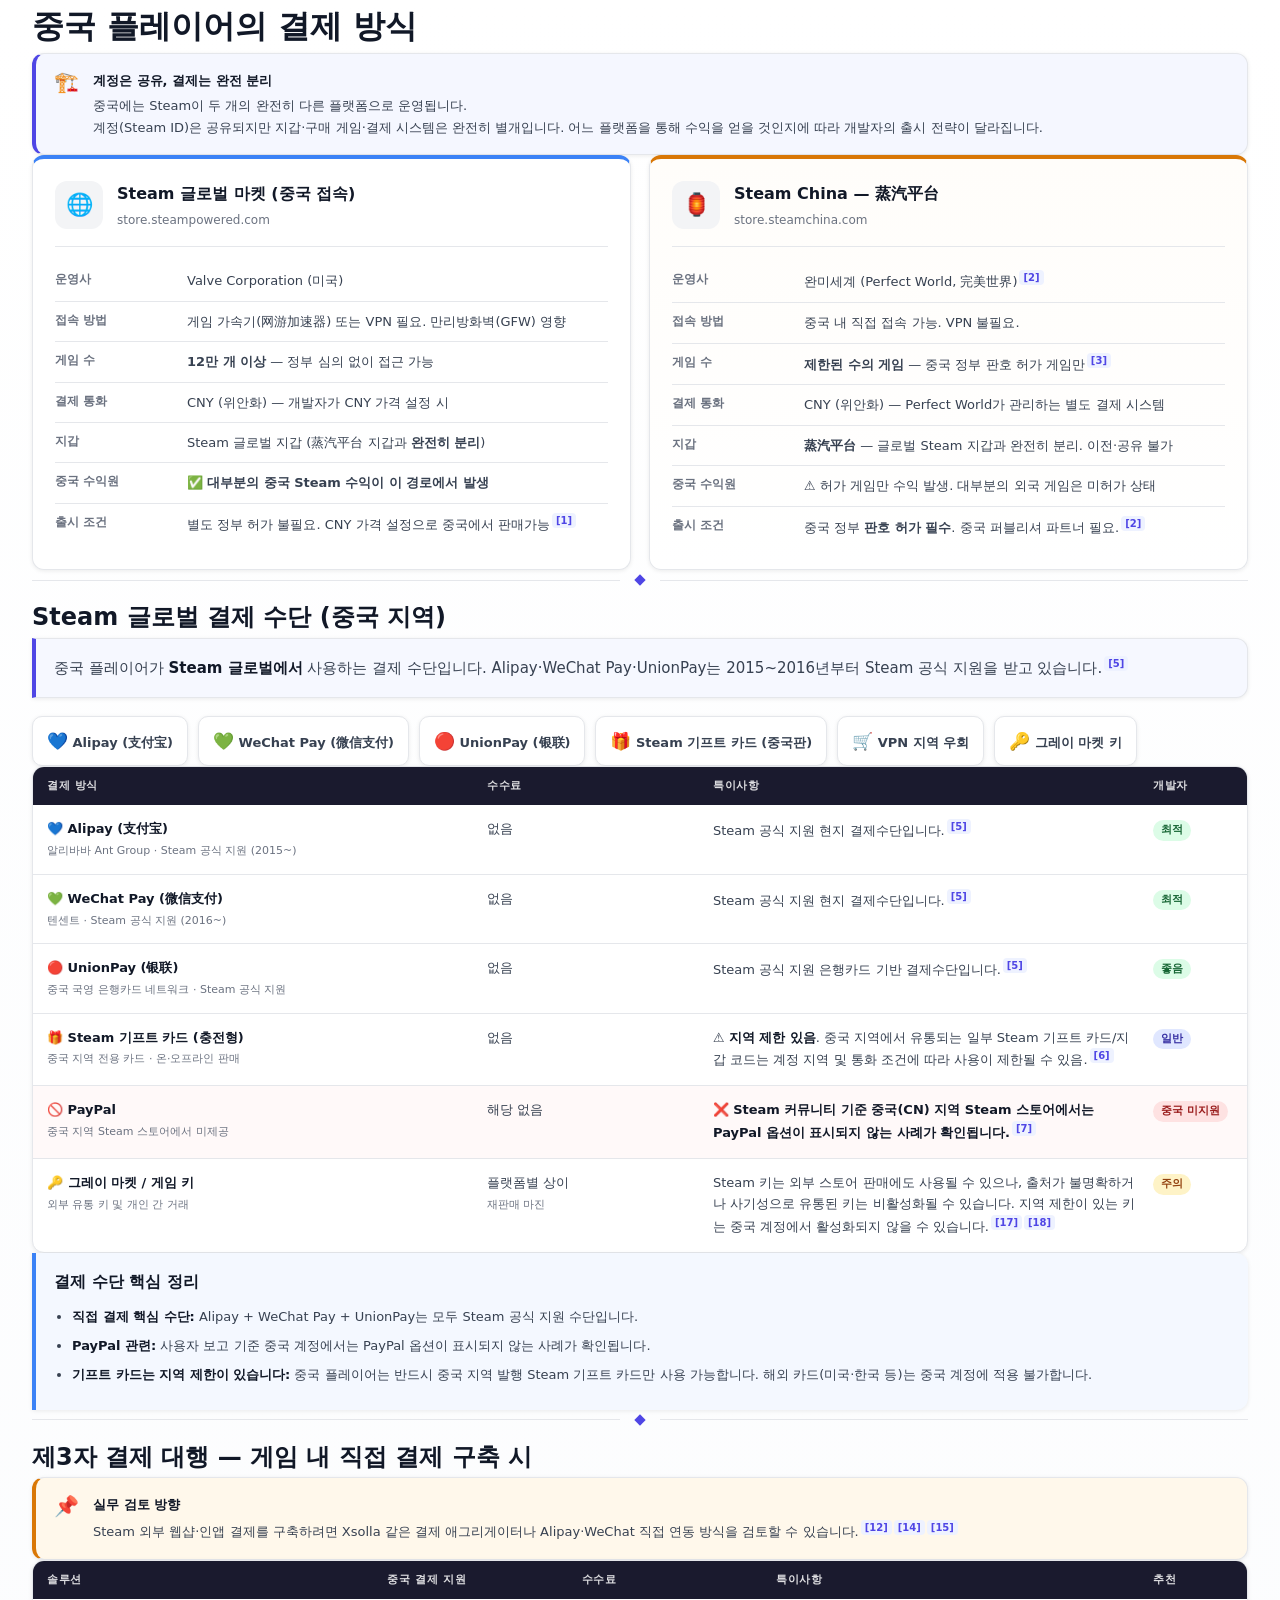
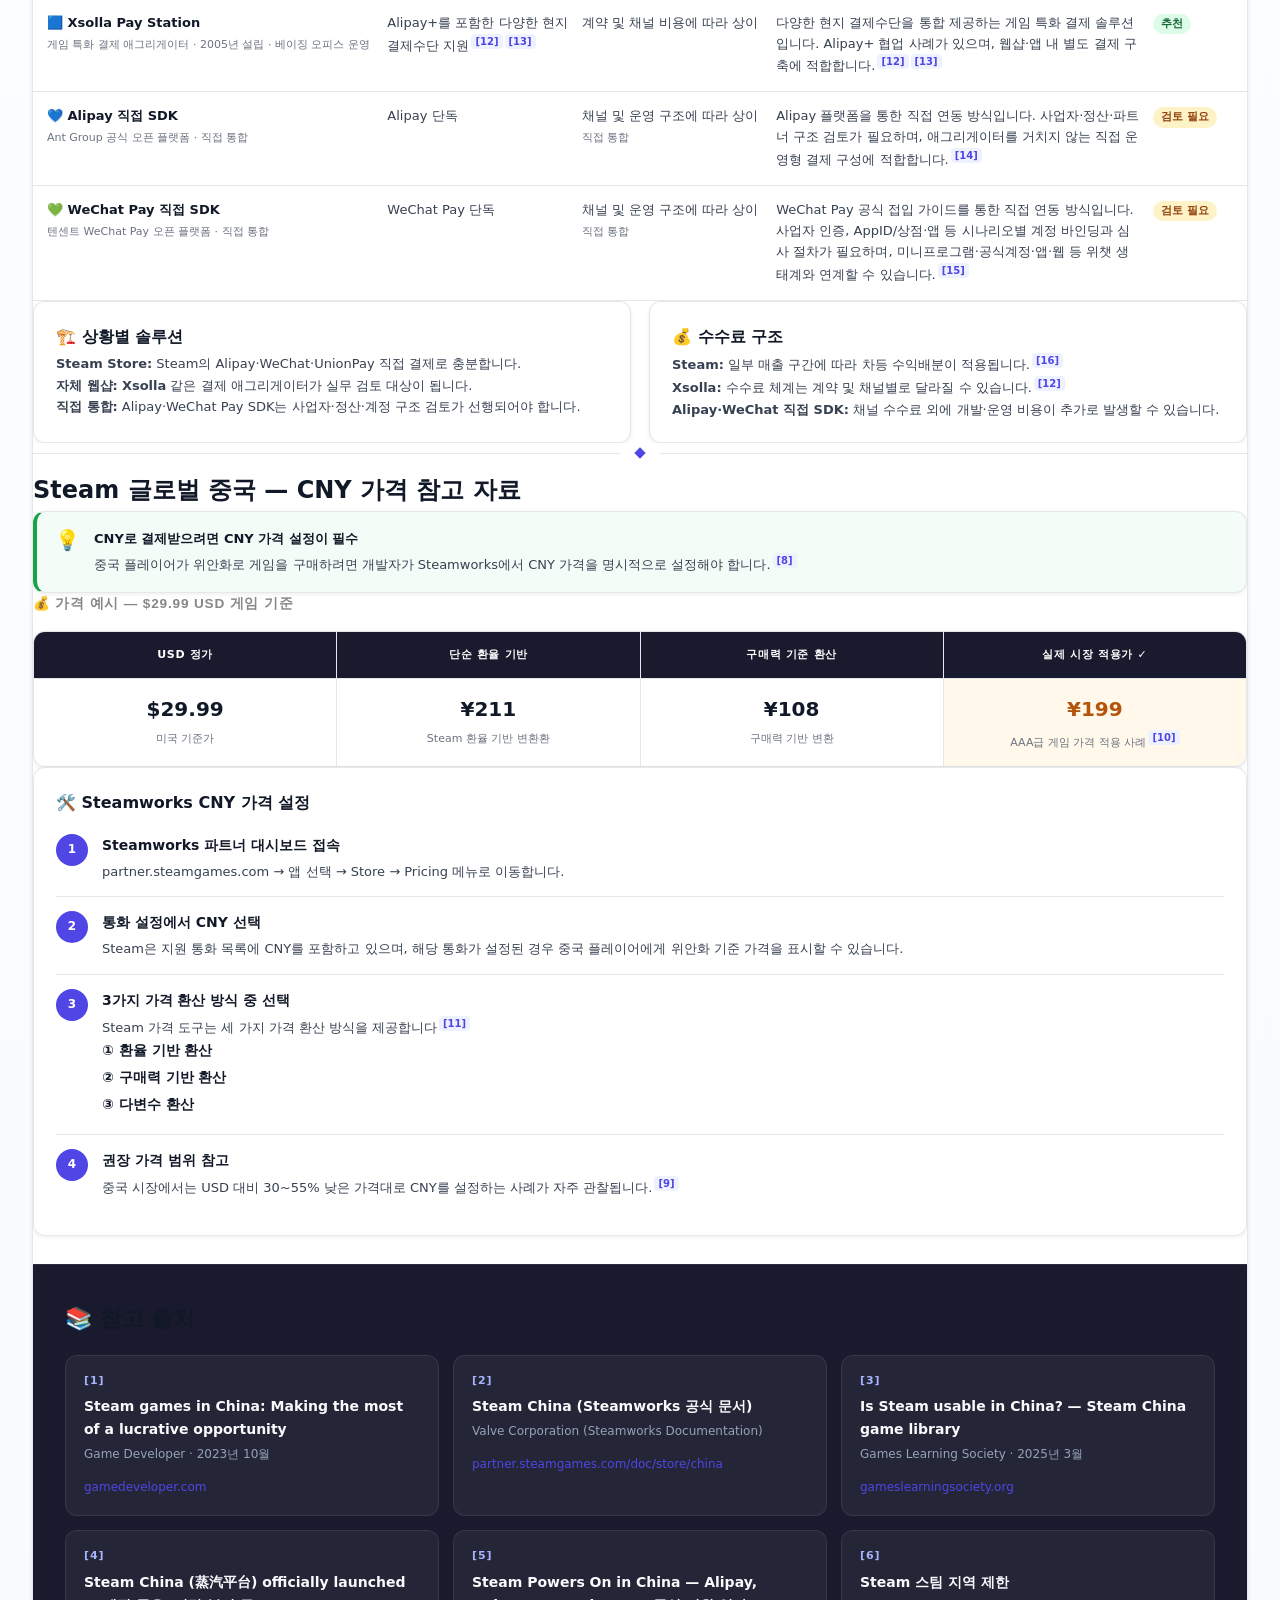
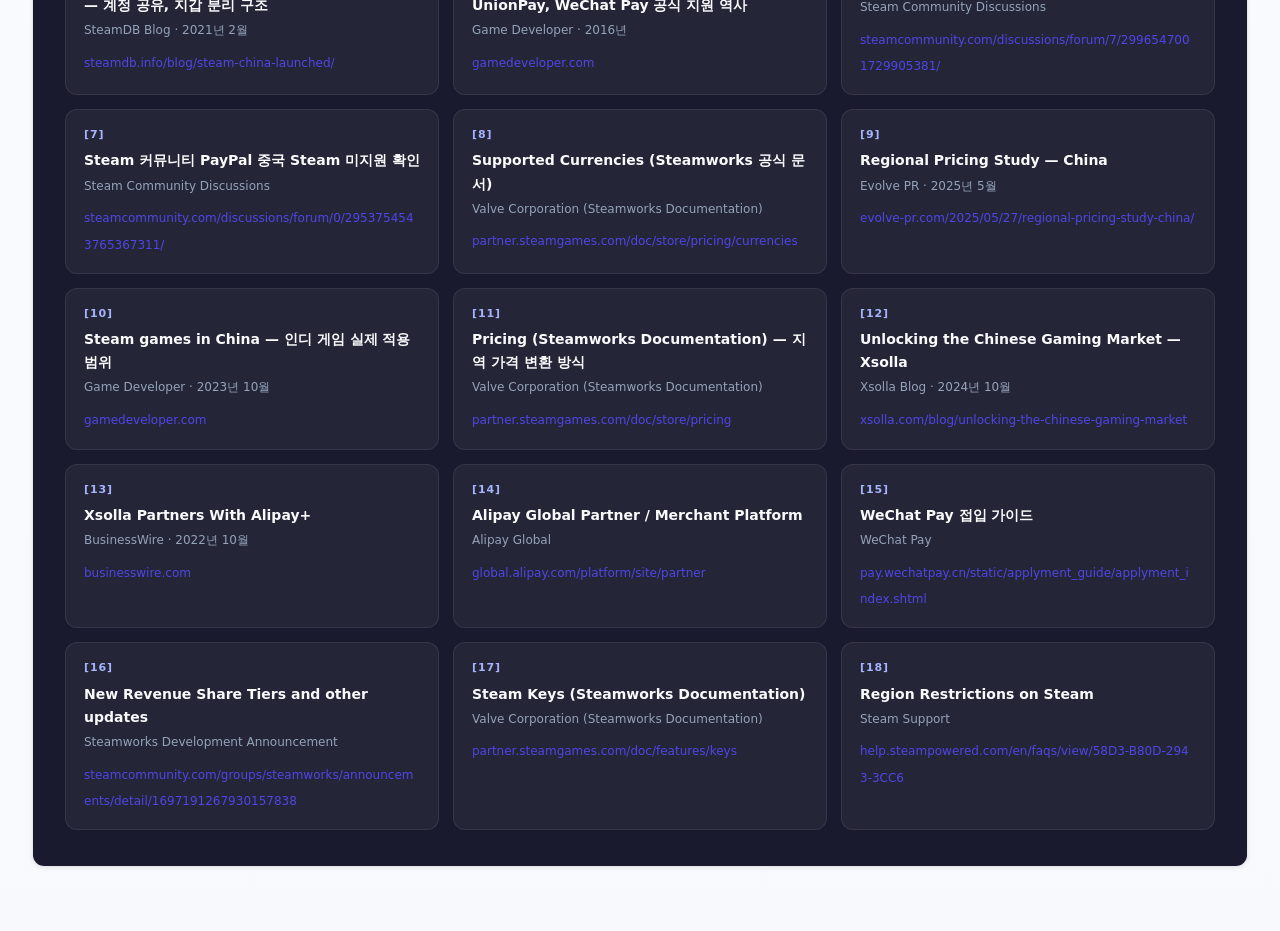
<file: pages/steam_china.html>
<!DOCTYPE html>
<html lang="ko">
<head>
  <meta charset="UTF-8">
  <meta http-equiv="X-UA-Compatible" content="IE=edge">
  <meta name="viewport" content="width=device-width, initial-scale=1.0">
  <title>Steam 중국 결제 방식 — Renewed Dashboard</title>
  <style>

    *, *::before, *::after { box-sizing: border-box; margin: 0; padding: 0; }
    :root {
      --bg:#ffffff;
      --page:#f7f9fc;
      --card-bg:#f3f4f6;
      --card-bg2:#f9fafb;
      --border:#e5e7eb;
      --text-h:#111827;
      --text-sub1:#374151;
      --text-sub2:#6b7280;
      --text-src:#9ca3af;
      --accent:#4f46e5;
      --accent-2:#2dd4bf;
      --blue:#3b82f6;
      --green:#16a34a;
      --red:#ef4444;
      --amber:#f59e0b;
      --navy:#1a1a2e;
      --radius:12px;
      --shadow:0 1px 4px rgba(0,0,0,.08);
      --shadow-lg:0 16px 40px rgba(17,24,39,.08);
    }
    html { scroll-behavior:smooth; }
    body {
      font-family:'Segoe UI','Apple SD Gothic Neo','Pretendard','Malgun Gothic','Noto Sans KR',sans-serif;
      background:linear-gradient(180deg,#ffffff 0%, #f7f9fc 100%);
      color:var(--text-h);
      line-height:1.65;
    }
    a { color:var(--accent); }
    .rp {
      position:fixed; top:0; left:0; height:3px; width:0;
      background:linear-gradient(90deg,var(--accent),var(--accent-2));
      z-index:300;
      transition:width .1s;
    }
    header.topbar {
      position:sticky; top:0; z-index:250;
      background:rgba(255,255,255,.95); backdrop-filter:blur(12px);
      border-bottom:1px solid var(--border);
      padding:0 32px; min-height:64px;
      display:flex; align-items:center; justify-content:space-between; gap:18px;
    }
    .topbar-left { display:flex; align-items:center; gap:12px; }
    .topbar-badge { background:var(--accent); color:#fff; font-size:11px; font-weight:800; padding:4px 10px; border-radius:999px; letter-spacing:.08em; }
    .topbar-titlebox { display:flex; flex-direction:column; gap:1px; }
    .topbar-title { font-size:14px; font-weight:800; color:var(--text-h); line-height:1.2; }
    .topbar-sub { font-size:11px; color:var(--accent); font-weight:600; letter-spacing:.02em; }
    .topbar nav { display:flex; gap:4px; flex-wrap:wrap; justify-content:flex-end; }
    .topbar nav a {
      font-size:12px; color:var(--text-sub2); text-decoration:none;
      padding:5px 10px; border-radius:8px; transition:.2s ease;
    }
    .topbar nav a:hover, .topbar nav a.active {
      background:var(--card-bg); color:var(--text-h);
    }
    .sec-wrap { padding: 0 0 64px; }
    .wrap { max-width: 1280px; margin: 0 auto; padding: 0 32px; }
    .page-hero {
      max-width:1280px; margin:0 auto; padding:48px 32px 26px;
    }
    .hero-card {
      background:linear-gradient(135deg,#f0f4ff 0%,#fafcff 55%,#f5fffd 100%);
      border:1px solid #dbe3ff; border-radius:20px; padding:32px 34px;
      box-shadow:var(--shadow-lg); position:relative; overflow:hidden;
    }
    .hero-card::after {
      content:''; position:absolute; inset:auto -60px -60px auto; width:220px; height:220px;
      background:radial-gradient(circle at center, rgba(79,70,229,.18), rgba(45,212,191,0));
      pointer-events:none;
    }
    .hero-eyebrow { font-size:11px; font-weight:800; letter-spacing:.18em; color:var(--accent); text-transform:uppercase; margin-bottom:10px; }
    .hero-title { font-size:clamp(28px, 4vw, 42px); line-height:1.15; font-weight:900; color:var(--text-h); margin-bottom:10px; }
    .hero-sub { max-width:760px; color:var(--text-sub2); font-size:14px; }
    .section { padding: 48px 0; }
    .section + .section { border-top:1px solid var(--border); }
    .section-number { font-size:11px; font-weight:700; letter-spacing:2px; color:var(--accent); text-transform:uppercase; margin-bottom:6px; }
    .section-title {
      font-size:24px; font-weight:800; color:var(--text-h); margin-bottom:6px; line-height:1.3;
      display:flex; align-items:center; gap:10px; flex-wrap:wrap;
    }
    .section-subtitle { font-size:12px; color:var(--text-sub2); margin-bottom:26px; }
    .section-content > * { margin-bottom:20px; }
    .section-content > *:last-child { margin-bottom:0; }
    .sub-title {
      font-size:24px; font-weight:800; color:var(--text-h); margin:0; padding:0; border:none;
    }
    .sub-title::before { content:none; }
    .banner, .hl, .card, .tbl-outer, .plat, .price-grid, .icon-chip {
      box-shadow:var(--shadow);
    }
    .banner {
      border:1px solid var(--border); border-radius:var(--radius); padding:16px 18px; margin-bottom:0;
      display:flex; gap:14px; align-items:flex-start; background:var(--card-bg2);
    }
    .banner.info { border-left:4px solid var(--accent); background:#f5f7ff; }
    .banner.warn { border-left:4px solid var(--amber); background:#fff8eb; }
    .banner.danger { border-left:4px solid var(--red); background:#fff5f5; }
    .banner.success { border-left:4px solid var(--green); background:#f3fcf7; }
    .banner-ico { font-size:20px; line-height:1; margin-top:2px; }
    .banner-body strong { display:block; font-size:13px; color:var(--text-h); margin-bottom:4px; }
    .banner-body p { font-size:13px; color:var(--text-sub1); margin:0; }
    .platform-compare, .g2, .g3 { display:grid; gap:18px; }
    .platform-compare, .g2 { grid-template-columns:repeat(2,minmax(0,1fr)); }
    .g3 { grid-template-columns:repeat(3,minmax(0,1fr)); }
    .plat, .card {
      background:#fff; border:1px solid var(--border); border-radius:var(--radius); padding:22px;
      transition:transform .2s ease, box-shadow .2s ease, border-color .2s ease;
    }
    .plat:hover, .card:hover { transform:translateY(-2px); box-shadow:var(--shadow-lg); border-color:#c7d2fe; }
    .plat.global { border-top:4px solid var(--blue); }
    .plat.china { border-top:4px solid var(--amber); background:linear-gradient(180deg,#fffdfa 0%, #fff 100%); }
    .plat-head { display:flex; gap:14px; align-items:flex-start; margin-bottom:16px; }
    .plat-icon {
      width:48px; height:48px; border-radius:12px; display:flex; align-items:center; justify-content:center;
      background:var(--card-bg); font-size:22px; flex-shrink:0;
    }
    .plat-name, .card h4 { font-size:16px; font-weight:800; color:var(--text-h); margin-bottom:3px; }
    .plat-url { font-size:12px; color:var(--text-sub2); word-break:break-all; }
    .plat-rows { border-top:1px solid var(--border); padding-top:14px; }
    .plat-row {
      display:grid; grid-template-columns:120px 1fr; gap:12px; padding:9px 0; border-bottom:1px solid var(--border);
      font-size:13px;
    }
    .plat-row:last-child { border-bottom:none; }
    .plat-key { font-size:12px; color:var(--text-sub2); font-weight:700; }
    .plat-val, .card p { font-size:13px; color:var(--text-sub1); }
    .icon-intro {
      background:#f6f8ff;
      border:1px solid var(--border);
      border-left:4px solid var(--accent);
      border-radius:0 var(--radius) var(--radius) 0;
      padding:16px 18px;
      margin-bottom:18px;
      box-shadow:var(--shadow);
      color:var(--text-sub1);
      line-height:1.75;
      font-size:15px;
    }
    .icon-intro strong { color:var(--text-h); }
    .icon-row { display:flex; flex-wrap:wrap; gap:10px; margin-bottom:0; }
    .icon-chip {
      background:#fff; border:1px solid var(--border); border-radius:10px; padding:10px 14px;
      font-size:13px; font-weight:700; color:var(--text-sub1);
    }
    .icon-chip .ic { font-size:17px; }
    .tbl-outer {
      background:#fff; border:1px solid var(--border); border-radius:var(--radius); overflow:hidden; margin-bottom:0;
    }
    .tbl-head-row {
      background:var(--navy); color:#fff; display:grid; padding:10px 14px; gap:12px;
    }
    .tbl-col { font-size:11px; font-weight:700; letter-spacing:.06em; text-transform:uppercase; color:rgba(255,255,255,.86); }
    .tbl-row {
      display:grid; padding:14px; gap:12px; border-bottom:1px solid var(--border); align-items:start; transition:background .15s ease;
    }
    .tbl-row:last-child { border-bottom:none; }
    .tbl-row:hover { background:#f8fafc; }
    .tbl-cell { font-size:13px; color:var(--text-sub1); line-height:1.6; }
    .tbl-cell strong { color:var(--text-h); }
    .tbl-cell .sub { display:block; font-size:11px; color:var(--text-sub2); margin-top:2px; }
    .pill {
      display:inline-block; padding:3px 8px; border-radius:999px; font-size:11px; font-weight:800; line-height:1.3;
    }
    .pill-g  { background:#dcfce7; color:#166534; }
    .pill-a  { background:#fef3c7; color:#92400e; }
    .pill-r  { background:#fee2e2; color:#991b1b; }
    .pill-n  { background:#e0e7ff; color:#3730a3; }
    .pill-gr { background:#e5e7eb; color:#4b5563; }
    .hl {
      padding:16px 18px; border-radius:0 var(--radius) var(--radius) 0; border-left:4px solid var(--accent); background:#f6f8ff; margin-bottom:0;
    }
    .hl.gold { border-left-color:var(--amber); background:#fff8eb; }
    .hl.navy { border-left-color:var(--blue); background:#f4f8ff; }
    .hl.green { border-left-color:var(--green); background:#f3fcf7; }
    .hl strong { color:var(--text-h); }
    .hl ul { margin:10px 0 0 18px; color:var(--text-sub1); }
    .hl li { margin-bottom:8px; font-size:13px; }
    .price-grid {
      display:grid; grid-template-columns:repeat(4,minmax(0,1fr)); gap:1px;
      background:var(--border); border:1px solid var(--border); border-radius:var(--radius); overflow:hidden;
    }
    .price-cell { background:#fff; padding:14px 12px; text-align:center; }
    .price-cell.head { background:var(--navy); color:#fff; font-size:11px; font-weight:700; letter-spacing:.06em; text-transform:uppercase; }
    .price-cell.highlight { background:#fff8eb; }
    .price-val { font-size:20px; font-weight:800; color:var(--text-h); }
    .price-cell.highlight .price-val { color:#b45309; }
    .price-label { font-size:11px; color:var(--text-sub2); margin-top:4px; }
    .step-list { list-style:none; padding:0; margin:0; }
    .step-list li {
      display:flex; gap:14px; align-items:flex-start; padding:14px 0; border-bottom:1px solid var(--border);
    }
    .step-list li:last-child { border-bottom:none; }
    .step-num {
      width:32px; height:32px; border-radius:50%; background:var(--accent); color:#fff; display:flex; align-items:center; justify-content:center;
      font-size:12px; font-weight:800; flex-shrink:0;
    }
    .step-body strong { display:block; font-size:14px; color:var(--text-h); margin-bottom:4px; }
    .step-body p { font-size:13px; color:var(--text-sub1); margin:0; }
    .divider { display:flex; align-items:center; gap:16px; margin:6px 0 14px; }
    .divider::before, .divider::after { content:''; flex:1; height:1px; background:var(--border); }
    .divider-gem { width:8px; height:8px; background:var(--accent); transform:rotate(45deg); }
    .src-tag {
      display:inline-block; margin-left:2px; padding:0 4px; border-radius:4px; font-size:10px; font-weight:800; line-height:1.5;
      background:#eef2ff; color:#4338ca; text-decoration:none; vertical-align:super;
    }
    .src-tag:hover { background:#dfe7ff; }
    .sources {
      background:var(--navy); color:#cbd5e1; padding:36px 0; margin-top:0; border-top:1px solid rgba(255,255,255,.08);
    }
    .sources h3 { color:#fff; font-size:22px; font-weight:800; margin-bottom:18px; }
    .src-grid { display:grid; grid-template-columns:repeat(3,minmax(0,1fr)); gap:14px; }
    .src-card {
      background:rgba(255,255,255,.05); border:1px solid rgba(255,255,255,.08); border-radius:12px; padding:16px 18px;
      transition:.2s ease;
    }
    .src-card:hover { background:rgba(255,255,255,.08); transform:translateY(-2px); }
    .src-num { font-size:11px; color:#a5b4fc; font-weight:800; letter-spacing:.08em; margin-bottom:5px; }
    .src-title { font-size:14px; font-weight:700; color:#f8fafc; margin-bottom:4px; }
    .src-pub { font-size:12px; color:#94a3b8; margin-bottom:8px; }
    .src-link { font-size:12px; color:#93c5fd; text-decoration:none; word-break:break-all; }
    .src-link:hover { text-decoration:underline; }
    footer.page-footer {
      background:#0f172a; color:#94a3b8; padding:22px 32px; display:flex; justify-content:space-between; gap:16px; flex-wrap:wrap;
      font-size:12px;
    }
    .footer-logo { font-size:14px; font-weight:800; color:#c7d2fe; }
    .fi { opacity:0; transform:translateY(18px); }
    .fi.visible { opacity:1; transform:translateY(0); transition:opacity .55s ease, transform .55s ease; }
    @media (max-width: 960px) {
      header.topbar { padding:10px 16px; align-items:flex-start; }
      .topbar { flex-direction:column; }
      .topbar nav { width:100%; justify-content:flex-start; overflow:auto; }
      .wrap, .page-hero { padding-left:16px; padding-right:16px; }
      .platform-compare, .g2, .g3, .src-grid { grid-template-columns:1fr; }
      .price-grid { grid-template-columns:repeat(2,minmax(0,1fr)); }
    }
    @media (max-width: 768px) {
      .tbl-head-row { display:none !important; }
      .tbl-row, .plat-row { grid-template-columns:1fr !important; }
      .tbl-cell::before, .plat-row .plat-val::before {
        content:attr(data-label);
      }
      .tbl-cell::before {
        display:block; font-size:10px; font-weight:800; color:var(--text-sub2); letter-spacing:.06em; text-transform:uppercase; margin-bottom:3px;
      }
      .price-grid { grid-template-columns:1fr; }
    }

  </style>
  <link rel="stylesheet" href="../assets/theme.css">
  <!-- Google tag (gtag.js) -->
  <script async src="https://www.googletagmanager.com/gtag/js?id=G-ZG2EVXBZTX"></script>
  <script>
    window.dataLayer = window.dataLayer || [];
    function gtag(){dataLayer.push(arguments);}
    gtag('js', new Date());

    gtag('config', 'G-ZG2EVXBZTX');
  </script>
  <!-- Microsoft Clarity -->
  <script type="text/javascript">
    (function(c,l,a,r,i,t,y){
        c[a]=c[a]||function(){(c[a].q=c[a].q||[]).push(arguments)};
        t=l.createElement(r);t.async=1;t.src="https://www.clarity.ms/tag/"+i;
        y=l.getElementsByTagName(r)[0];y.parentNode.insertBefore(t,y);
    })(window, document, "clarity", "script", "weiqgnjc5h");
  </script>
</head>
<body class="embed" data-page="china">
<header class="topbar">
  <div class="topbar-left">
    <span class="topbar-badge">PROJECT S</span>
    <div class="topbar-titlebox">
      <div class="topbar-title">Steam 중국 결제 방식</div>
    </div>
  </div>
</header>
<div class="rp" id="rp"></div>

<div class="sec-wrap">
<div class="wrap">

    <!-- ── 섹션 헤더 ── -->
    <div class="fi">
        <h1 class="sec-title">중국 플레이어의 결제 방식</h1>
    </div>

    <!-- ════════════════════════════════
         A. 두 플랫폼 구조
    ════════════════════════════════ -->

    <div class="banner info fi">
        <div class="banner-ico">🏗️</div>
        <div class="banner-body">
        <strong>계정은 공유, 결제는 완전 분리</strong>
            <p>중국에는 Steam이 두 개의 완전히 다른 플랫폼으로 운영됩니다.<p><p> 계정(Steam ID)은 공유되지만 지갑·구매 게임·결제 시스템은 완전히 별개입니다. 어느 플랫폼을 통해 수익을 얻을 것인지에 따라 개발자의 출시 전략이 달라집니다.<p>
        </div>
    </div>

    <div class="platform-compare fi">
        <!-- Steam 글로벌 중국 -->
        <div class="plat global">
            <div class="plat-head">
                <div class="plat-icon">🌐</div>
                <div>
                    <div class="plat-name">Steam 글로벌 마켓 (중국 접속)</div>
                    <div class="plat-url">store.steampowered.com</div>
                </div>
            </div>
            <div class="plat-rows">
                <div class="plat-row">
                    <div class="plat-key">운영사</div>
                    <div class="plat-val">Valve Corporation (미국)</div>
                </div>
                <div class="plat-row">
                    <div class="plat-key">접속 방법</div>
                    <div class="plat-val">게임 가속기(网游加速器) 또는 VPN 필요. 만리방화벽(GFW) 영향</div>
                </div>
                <div class="plat-row">
                    <div class="plat-key">게임 수</div>
                    <div class="plat-val"><strong>12만 개 이상</strong> — 정부 심의 없이 접근 가능</div>
                </div>
                <div class="plat-row">
                    <div class="plat-key">결제 통화</div>
                    <div class="plat-val">CNY (위안화) — 개발자가 CNY 가격 설정 시</div>
                </div>
                <div class="plat-row">
                    <div class="plat-key">지갑</div>
                    <div class="plat-val">Steam 글로벌 지갑 (蒸汽平台 지갑과 <strong>완전히 분리</strong>)</div>
                </div>
                <div class="plat-row">
                    <div class="plat-key">중국 수익원</div>
                    <div class="plat-val">✅ <strong>대부분의 중국 Steam 수익이 이 경로에서 발생</strong></div>
                </div>
                <div class="plat-row">
                    <div class="plat-key">출시 조건</div>
                    <div class="plat-val">별도 정부 허가 불필요. CNY 가격 설정으로 중국에서 판매가능<a class="src-tag" href="#s1">[1]</a></div>
                </div>
            </div>
        </div>

        <!-- Steam China 蒸汽平台 -->
        <div class="plat china">
            <div class="plat-head">
                <div class="plat-icon">🏮</div>
                <div>
                    <div class="plat-name">Steam China — 蒸汽平台</div>
                    <div class="plat-url">store.steamchina.com</div>
                </div>
            </div>
            <div class="plat-rows">
                <div class="plat-row">
                    <div class="plat-key">운영사</div>
                    <div class="plat-val">완미세계 (Perfect World, 完美世界)<a class="src-tag" href="#s2">[2]</a></div>
                </div>
                <div class="plat-row">
                    <div class="plat-key">접속 방법</div>
                    <div class="plat-val">중국 내 직접 접속 가능. VPN 불필요.</div>
                </div>
                <div class="plat-row">
                    <div class="plat-key">게임 수</div>
                    <div class="plat-val"><strong>제한된 수의 게임</strong> — 중국 정부 판호 허가 게임만<a class="src-tag" href="#s3">[3]</a></div>
                </div>
                <div class="plat-row">
                    <div class="plat-key">결제 통화</div>
                    <div class="plat-val">CNY (위안화) — Perfect World가 관리하는 별도 결제 시스템</div>
                </div>
                <div class="plat-row">
                    <div class="plat-key">지갑</div>
                    <div class="plat-val"><strong>蒸汽平台</strong> — 글로벌 Steam 지갑과 완전히 분리. 이전·공유 불가</div>
                </div>
                <div class="plat-row">
                    <div class="plat-key">중국 수익원</div>
                    <div class="plat-val">⚠️ 허가 게임만 수익 발생. 대부분의 외국 게임은 미허가 상태</div>
                </div>
                <div class="plat-row">
                    <div class="plat-key">출시 조건</div>
                    <div class="plat-val">중국 정부 <strong>판호 허가 필수</strong>. 중국 퍼블리셔 파트너 필요.<a class="src-tag" href="#s2">[2]</a></div>
                </div>
            </div>
        </div>
    </div>

    <!-- ════════════════════════════════
         B. 결제 수단 — Steam 글로벌 (중국)
    ════════════════════════════════ -->
    <div class="divider fi"><div class="divider-gem"></div></div>
    <div class="sub-title fi">Steam 글로벌 결제 수단 (중국 지역)</div>

    <div class="icon-intro fi">
        중국 플레이어가 <strong>Steam 글로벌에서</strong> 사용하는 결제 수단입니다. Alipay·WeChat Pay·UnionPay는 2015~2016년부터 Steam 공식 지원을 받고 있습니다.<a class="src-tag" href="#s5">[5]</a>
    </div>

    <div class="icon-row fi">
        <div class="icon-chip"><span class="ic">💙</span> Alipay (支付宝)</div>
        <div class="icon-chip"><span class="ic">💚</span> WeChat Pay (微信支付)</div>
        <div class="icon-chip"><span class="ic">🔴</span> UnionPay (银联)</div>
        <div class="icon-chip"><span class="ic">🎁</span> Steam 기프트 카드 (중국판)</div>
        <div class="icon-chip"><span class="ic">🛒</span> VPN 지역 우회</div>
        <div class="icon-chip"><span class="ic">🔑</span> 그레이 마켓 키</div>
    </div>

    <div class="tbl-outer fi">
        <div class="tbl-head-row" style="grid-template-columns:2fr 1fr 2fr 80px;">
            <div class="tbl-col">결제 방식</div>
            <div class="tbl-col">수수료</div>
            <div class="tbl-col">특이사항</div>
            <div class="tbl-col">개발자</div>
        </div>

        <!-- Alipay -->
        <div class="tbl-row" style="grid-template-columns:2fr 1fr 2fr 80px;">
            <div class="tbl-cell" data-label="결제 방식">
                <strong>💙 Alipay (支付宝)</strong>
                <span class="sub">알리바바 Ant Group · Steam 공식 지원 (2015~)</span>
            </div>
            <div class="tbl-cell" data-label="수수료">
                없음<br>
            </div>
            <div class="tbl-cell" data-label="특이사항">
                Steam 공식 지원 현지 결제수단입니다.<a class="src-tag" href="#s5">[5]</a>
            </div>
            <div class="tbl-cell" data-label="개발자 영향">
                <span class="pill pill-g">최적</span>
            </div>
        </div>

        <!-- WeChat Pay -->
        <div class="tbl-row" style="grid-template-columns:2fr 1fr 2fr 80px;">
            <div class="tbl-cell" data-label="결제 방식">
                <strong>💚 WeChat Pay (微信支付)</strong>
                <span class="sub">텐센트 · Steam 공식 지원 (2016~)</span>
            </div>
            <div class="tbl-cell" data-label="수수료">
                없음<br>
            </div>
            <div class="tbl-cell" data-label="특이사항">
                Steam 공식 지원 현지 결제수단입니다.<a class="src-tag" href="#s5">[5]</a>
            </div>
            <div class="tbl-cell" data-label="개발자 영향">
                <span class="pill pill-g">최적</span>
            </div>
        </div>

        <!-- UnionPay -->
        <div class="tbl-row" style="grid-template-columns:2fr 1fr 2fr 80px;">
            <div class="tbl-cell" data-label="결제 방식">
                <strong>🔴 UnionPay (银联)</strong>
                <span class="sub">중국 국영 은행카드 네트워크 · Steam 공식 지원</span>
            </div>
            <div class="tbl-cell" data-label="수수료">없음</div>
            <div class="tbl-cell" data-label="특이사항">
                Steam 공식 지원 은행카드 기반 결제수단입니다.<a class="src-tag" href="#s5">[5]</a>
            </div>
            <div class="tbl-cell" data-label="개발자 영향">
                <span class="pill pill-g">좋음</span>
            </div>
        </div>

        <!-- Steam 기프트 카드 -->
        <div class="tbl-row" style="grid-template-columns:2fr 1fr 2fr 80px;">
            <div class="tbl-cell" data-label="결제 방식">
                <strong>🎁 Steam 기프트 카드 (충전형)</strong>
                <span class="sub">중국 지역 전용 카드 · 온·오프라인 판매</span>
            </div>
            <div class="tbl-cell" data-label="수수료">없음</div>
            <div class="tbl-cell" data-label="특이사항">
                ⚠️ <strong>지역 제한 있음</strong>. 중국 지역에서 유통되는 일부 Steam 기프트 카드/지갑 코드는 계정 지역 및 통화 조건에 따라 사용이 제한될 수 있음.<a class="src-tag" href="#s6">[6]</a>
            </div>
            <div class="tbl-cell" data-label="개발자 영향">
                <span class="pill pill-n">일반</span>
            </div>
        </div>

        <!-- PayPal -->
        <div class="tbl-row" style="grid-template-columns:2fr 1fr 2fr 80px;background:#fff9f9;">
            <div class="tbl-cell" data-label="결제 방식">
                <strong>🚫 PayPal</strong>
                <span class="sub">중국 지역 Steam 스토어에서 미제공</span>
            </div>
            <div class="tbl-cell" data-label="수수료">해당 없음</div>
            <div class="tbl-cell" data-label="특이사항">
                ❌ <strong>Steam 커뮤니티 기준 중국(CN) 지역 Steam 스토어에서는 PayPal 옵션이 표시되지 않는 사례가 확인됩니다.</strong><a class="src-tag" href="#s7">[7]</a>
            </div>
            <div class="tbl-cell" data-label="개발자 영향">
                <span class="pill pill-r">중국 미지원</span>
            </div>
        </div>

        <!-- 그레이 마켓 -->
        <div class="tbl-row" style="grid-template-columns:2fr 1fr 2fr 80px;">
            <div class="tbl-cell" data-label="결제 방식">
                <strong>🔑 그레이 마켓 / 게임 키</strong>
                <span class="sub">외부 유통 키 및 개인 간 거래</span>
            </div>
            <div class="tbl-cell" data-label="수수료">
                플랫폼별 상이<br>
                <span class="sub">재판매 마진</span>
            </div>
            <div class="tbl-cell" data-label="특이사항">
                Steam 키는 외부 스토어 판매에도 사용될 수 있으나, 출처가 불명확하거나 사기성으로 유통된 키는 비활성화될 수 있습니다. 지역 제한이 있는 키는 중국 계정에서 활성화되지 않을 수 있습니다.<a class="src-tag" href="#s17">[17]</a><a class="src-tag" href="#s18">[18]</a>
            </div>
            <div class="tbl-cell" data-label="개발자 영향">
                <span class="pill pill-a">주의</span>
            </div>
        </div>

    </div><!-- /tbl-outer -->

    <!-- 핵심 결론 박스 -->
    <div class="hl navy fi">
        <strong>결제 수단 핵심 정리</strong>
        <ul>
            <li><strong>직접 결제 핵심 수단:</strong> Alipay + WeChat Pay + UnionPay는 모두 Steam 공식 지원 수단입니다.</li>
            <li><strong>PayPal 관련:</strong> 사용자 보고 기준 중국 계정에서는 PayPal 옵션이 표시되지 않는 사례가 확인됩니다.</li>
            <li><strong>기프트 카드는 지역 제한이 있습니다:</strong> 중국 플레이어는 반드시 중국 지역 발행 Steam 기프트 카드만 사용 가능합니다. 해외 카드(미국·한국 등)는 중국 계정에 적용 불가합니다.</li>
        </ul>
    </div>

    <div class="divider"><div class="divider-gem"></div></div>


    <!-- ════════════════════════════════
         D. 제3자 결제 대행 (게임 내 직접 결제)
    ════════════════════════════════ -->
    <div class="sub-title fi">제3자 결제 대행 — 게임 내 직접 결제 구축 시</div>

    <!-- 개념 정리 배너 -->
    <div class="banner warn fi">
        <div class="banner-ico">📌</div>
        <div class="banner-body">
            <strong>실무 검토 방향</strong>
            <p>Steam 외부 웹샵·인앱 결제를 구축하려면 Xsolla 같은 결제 애그리게이터나 Alipay·WeChat 직접 연동 방식을 검토할 수 있습니다.<a class="src-tag" href="#s12">[12]</a><a class="src-tag" href="#s14">[14]</a><a class="src-tag" href="#s15">[15]</a></p>
        </div>
    </div>

    <!-- 제3자 결제 대행 비교 테이블 -->
    <div class="tbl-outer fi">
        <div class="tbl-head-row" style="grid-template-columns:1.8fr 1fr 1fr 2fr 80px;">
            <div class="tbl-col">솔루션</div>
            <div class="tbl-col">중국 결제 지원</div>
            <div class="tbl-col">수수료</div>
            <div class="tbl-col">특이사항</div>
            <div class="tbl-col">추천</div>
        </div>

        <!-- Xsolla -->
        <div class="tbl-row" style="grid-template-columns:1.8fr 1fr 1fr 2fr 80px;">
            <div class="tbl-cell" data-label="솔루션">
                <strong>🟦 Xsolla Pay Station</strong>
                <span class="sub">게임 특화 결제 애그리게이터 · 2005년 설립 · 베이징 오피스 운영</span>
            </div>
            <div class="tbl-cell" data-label="중국 결제 지원">
                Alipay+를 포함한 다양한 현지 결제수단 지원<a class="src-tag" href="#s12">[12]</a><a class="src-tag" href="#s13">[13]</a><br>
            </div>
            <div class="tbl-cell" data-label="수수료">
                계약 및 채널 비용에 따라 상이<br>
            </div>
            <div class="tbl-cell" data-label="특이사항">
                다양한 현지 결제수단을 통합 제공하는 게임 특화 결제 솔루션입니다. Alipay+ 협업 사례가 있으며, 웹샵·앱 내 별도 결제 구축에 적합합니다.<a class="src-tag" href="#s12">[12]</a><a class="src-tag" href="#s13">[13]</a>
            </div>
            <div class="tbl-cell" data-label="추천">
                <span class="pill pill-g">추천</span>
            </div>
        </div>

        <!-- Alipay 직접 SDK -->
        <div class="tbl-row" style="grid-template-columns:1.8fr 1fr 1fr 2fr 80px;">
            <div class="tbl-cell" data-label="솔루션">
                <strong>💙 Alipay 직접 SDK</strong>
                <span class="sub">Ant Group 공식 오픈 플랫폼 · 직접 통합</span>
            </div>
            <div class="tbl-cell" data-label="중국 결제 지원">
                Alipay 단독<br>
            </div>
            <div class="tbl-cell" data-label="수수료">
                채널 및 운영 구조에 따라 상이<br>
                <span class="sub">직접 통합</span>
            </div>
            <div class="tbl-cell" data-label="특이사항">
                Alipay 플랫폼을 통한 직접 연동 방식입니다. 사업자·정산·파트너 구조 검토가 필요하며, 애그리게이터를 거치지 않는 직접 운영형 결제 구성에 적합합니다.<a class="src-tag" href="#s14">[14]</a>
            </div>
            <div class="tbl-cell" data-label="추천">
                <span class="pill pill-a">검토 필요</span>
            </div>
        </div>

        <!-- WeChat Pay 직접 SDK -->
        <div class="tbl-row" style="grid-template-columns:1.8fr 1fr 1fr 2fr 80px;">
            <div class="tbl-cell" data-label="솔루션">
                <strong>💚 WeChat Pay 직접 SDK</strong>
                <span class="sub">텐센트 WeChat Pay 오픈 플랫폼 · 직접 통합</span>
            </div>
            <div class="tbl-cell" data-label="중국 결제 지원">
                WeChat Pay 단독<br>
            </div>
            <div class="tbl-cell" data-label="수수료">
                채널 및 운영 구조에 따라 상이<br>
                <span class="sub">직접 통합</span>
            </div>
            <div class="tbl-cell" data-label="특이사항">
                WeChat Pay 공식 접입 가이드를 통한 직접 연동 방식입니다. 사업자 인증, AppID/상점·앱 등 시나리오별 계정 바인딩과 심사 절차가 필요하며, 미니프로그램·공식계정·앱·웹 등 위챗 생태계와 연계할 수 있습니다.<a class="src-tag" href="#s15">[15]</a>
            </div>
            <div class="tbl-cell" data-label="추천">
                <span class="pill pill-a">검토 필요</span>
            </div>
        </div>

    <!-- 선택 기준 카드 -->
    <div class="g2 fi">
        <div class="card">
            <h4>🏗️ 상황별 솔루션</h4>
            <p><strong>Steam Store:</strong> Steam의 Alipay·WeChat·UnionPay 직접 결제로 충분합니다.</p>
            <p><strong>자체 웹샵:</strong> <strong>Xsolla</strong> 같은 결제 애그리게이터가 실무 검토 대상이 됩니다.</p>
            <p><strong>직접 통합:</strong> Alipay·WeChat Pay SDK는 사업자·정산·계정 구조 검토가 선행되어야 합니다.</a></p>
        </div>
        <div class="card">
            <h4>💰 수수료 구조</h4>
            <p><strong>Steam:</strong> 일부 매출 구간에 따라 차등 수익배분이 적용됩니다.<a class="src-tag" href="#s16">[16]</a></p>
            <p><strong>Xsolla:</strong> 수수료 체계는 계약 및 채널별로 달라질 수 있습니다.<a class="src-tag" href="#s12">[12]</a></p>
            <p><strong>Alipay·WeChat 직접 SDK:</strong> 채널 수수료 외에 개발·운영 비용이 추가로 발생할 수 있습니다.</p>
        </div>
    </div>


    <div class="divider"><div class="divider-gem"></div></div>

    <!-- ════════════════════════════════
         E. CNY 가격 설정 — 개발자 가이드
    ════════════════════════════════ -->
    <div class="sub-title fi">Steam 글로벌 중국 — CNY 가격 참고 자료</div>

    <div class="banner success fi">
        <div class="banner-ico">💡</div>
        <div class="banner-body">
            <strong>CNY로 결제받으려면 CNY 가격 설정이 필수</strong>
            <p>중국 플레이어가 위안화로 게임을 구매하려면 개발자가 Steamworks에서 CNY 가격을 명시적으로 설정해야 합니다.<a class="src-tag" href="#s8">[8]</a></p>
        </div>
    </div>

    <!-- 가격 예시 -->
    <p style="margin-bottom:1rem;font-family:'Pretendard','Apple SD Gothic Neo','Malgun Gothic','Noto Sans KR',Arial,sans-serif;font-size:.85rem;color:#888;font-weight:600;text-transform:uppercase;letter-spacing:.06em;" class="fi">💰 가격 예시 — $29.99 USD 게임 기준</p>
    <div class="price-grid fi">
        <div class="price-cell head">USD 정가</div>
        <div class="price-cell head">단순 환율 기반</div>
        <div class="price-cell head">구매력 기준 환산</div>
        <div class="price-cell head">실제 시장 적용가 ✓</div>

        <div class="price-cell">
            <div class="price-val">$29.99</div>
            <div class="price-label">미국 기준가</div>
        </div>
        <div class="price-cell">
            <div class="price-val">¥211</div>
            <div class="price-label">Steam 환율 기반 변환환</div>
        </div>
        <div class="price-cell">
            <div class="price-val">¥108</div>
            <div class="price-label">구매력 기반 변환</div>
        </div>
        <div class="price-cell highlight">
            <div class="price-val">¥199</div>
            <div class="price-label">AAA급 게임 가격 적용 사례<a class="src-tag" href="#s10">[10]</a></div>
        </div>
    </div>

    <!-- CNY 설정 단계 -->
    <div class="card fi" style="margin-bottom:1.75rem;">
        <h4>🛠️ Steamworks CNY 가격 설정</h4>
        <ol class="step-list">
            <li>
                <div class="step-num">1</div>
                <div class="step-body">
                    <strong>Steamworks 파트너 대시보드 접속</strong>
                    <p>partner.steamgames.com → 앱 선택 → Store → Pricing 메뉴로 이동합니다.</p>
                </div>
            </li>
            <li>
                <div class="step-num">2</div>
                <div class="step-body">
                    <strong>통화 설정에서 CNY 선택</strong>
                    <p>Steam은 지원 통화 목록에 CNY를 포함하고 있으며, 해당 통화가 설정된 경우 중국 플레이어에게 위안화 기준 가격을 표시할 수 있습니다.</p>
                </div>
            </li>
            <li>
                <div class="step-num">3</div>
                <div class="step-body">
                    <strong>3가지 가격 환산 방식 중 선택</strong>
                    <p>Steam 가격 도구는 세 가지 가격 환산 방식을 제공합니다<a class="src-tag" href="#s11">[11]</a> <strong>① 환율 기반 환산</strong><strong>② 구매력 기반 환산</strong><strong>③ 다변수 환산</strong></p>
                </div>
            </li>
            <li>
                <div class="step-num">4</div>
                <div class="step-body">
                    <strong>권장 가격 범위 참고</strong>
                    <p>중국 시장에서는 USD 대비 30~55% 낮은 가격대로 CNY를 설정하는 사례가 자주 관찰됩니다.<a class="src-tag" href="#s9">[9]</a></p>
                </div>
            </li>
        </ol>
    </div>
    <!-- ════════════════════════════════
     출처 섹션
════════════════════════════════ -->
<div class="sources">
    <div class="wrap">
        <h3>📚 참고 출처</h3>
        <div class="src-grid">

            <div class="src-card" id="s1">
                <div class="src-num">[1]</div>
                <div class="src-title">Steam games in China: Making the most of a lucrative opportunity</div>
                <div class="src-pub">Game Developer · 2023년 10월</div>
                <a class="src-link" href="https://www.gamedeveloper.com/audio/steam-games-in-china-making-the-most-of-a-lucrative-opportunity" target="_blank">gamedeveloper.com</a>
            </div>

            <div class="src-card" id="s2">
                <div class="src-num">[2]</div>
                <div class="src-title">Steam China (Steamworks 공식 문서)</div>
                <div class="src-pub">Valve Corporation (Steamworks Documentation)</div>
                <a class="src-link" href="https://partner.steamgames.com/doc/store/china" target="_blank">partner.steamgames.com/doc/store/china</a>
            </div>

            <div class="src-card" id="s3">
                <div class="src-num">[3]</div>
                <div class="src-title">Is Steam usable in China? — Steam China game library</div>
                <div class="src-pub">Games Learning Society · 2025년 3월</div>
                <a class="src-link" href="https://www.gameslearningsociety.org/wiki/is-steam-usable-in-china/" target="_blank">gameslearningsociety.org</a>
            </div>

            <div class="src-card" id="s4">
                <div class="src-num">[4]</div>
                <div class="src-title">Steam China (蒸汽平台) officially launched — 계정 공유, 지갑 분리 구조</div>
                <div class="src-pub">SteamDB Blog · 2021년 2월</div>
                <a class="src-link" href="https://steamdb.info/blog/steam-china-launched/" target="_blank">steamdb.info/blog/steam-china-launched/</a>
            </div>

            <div class="src-card" id="s5">
                <div class="src-num">[5]</div>
                <div class="src-title">Steam Powers On in China — Alipay, UnionPay, WeChat Pay 공식 지원 역사</div>
                <div class="src-pub">Game Developer · 2016년</div>
                <a class="src-link" href="https://www.gamedeveloper.com/business/steam-powers-on-in-china-to-provide-standalone-games-and-dota-2-for-a-price" target="_blank">gamedeveloper.com</a>
            </div>

            <div class="src-card" id="s6">
                <div class="src-num">[6]</div>
                <div class="src-title">Steam 스팀 지역 제한</div>
                <div class="src-pub">Steam Community Discussions</div>
                <a class="src-link" href="https://help.steampowered.com/en/faqs/view/58D3-B80D-2943-3CC6?utm_source=chatgpt.com" target="_blank">steamcommunity.com/discussions/forum/7/2996547001729905381/</a>
            </div>

            <div class="src-card" id="s7">
                <div class="src-num">[7]</div>
                <div class="src-title">Steam 커뮤니티 PayPal 중국 Steam 미지원 확인</div>
                <div class="src-pub">Steam Community Discussions</div>
                <a class="src-link" href="https://steamcommunity.com/discussions/forum/0/2953754543765367311/" target="_blank">steamcommunity.com/discussions/forum/0/2953754543765367311/</a>
            </div>

            <div class="src-card" id="s8">
                <div class="src-num">[8]</div>
                <div class="src-title">Supported Currencies (Steamworks 공식 문서)</div>
                <div class="src-pub">Valve Corporation (Steamworks Documentation)</div>
                <a class="src-link" href="https://partner.steamgames.com/doc/store/pricing/currencies" target="_blank">partner.steamgames.com/doc/store/pricing/currencies</a>
            </div>

            <div class="src-card" id="s9">
                <div class="src-num">[9]</div>
                <div class="src-title">Regional Pricing Study — China</div>
                <div class="src-pub">Evolve PR · 2025년 5월</div>
                <a class="src-link" href="https://www.evolve-pr.com/2025/05/27/regional-pricing-study-china/" target="_blank">evolve-pr.com/2025/05/27/regional-pricing-study-china/</a>
            </div>

            <div class="src-card" id="s10">
                <div class="src-num">[10]</div>
                <div class="src-title">Steam games in China — 인디 게임 실제 적용 범위</div>
                <div class="src-pub">Game Developer · 2023년 10월</div>
                <a class="src-link" href="https://www.gamedeveloper.com/audio/steam-games-in-china-making-the-most-of-a-lucrative-opportunity" target="_blank">gamedeveloper.com</a>
            </div>

            <div class="src-card" id="s11">
                <div class="src-num">[11]</div>
                <div class="src-title">Pricing (Steamworks Documentation) — 지역 가격 변환 방식</div>
                <div class="src-pub">Valve Corporation (Steamworks Documentation)</div>
                <a class="src-link" href="https://partner.steamgames.com/pricing/explorer" target="_blank">partner.steamgames.com/doc/store/pricing</a>
            </div>

            <div class="src-card" id="s12">
                <div class="src-num">[12]</div>
                <div class="src-title">Unlocking the Chinese Gaming Market — Xsolla</div>
                <div class="src-pub">Xsolla Blog · 2024년 10월</div>
                <a class="src-link" href="https://xsolla.com/blog/unlocking-the-chinese-gaming-market" target="_blank">xsolla.com/blog/unlocking-the-chinese-gaming-market</a>
            </div>

            <div class="src-card" id="s13">
                <div class="src-num">[13]</div>
                <div class="src-title">Xsolla Partners With Alipay+</div>
                <div class="src-pub">BusinessWire · 2022년 10월</div>
                <a class="src-link" href="https://www.businesswire.com/news/home/20221019005124/en/Xsolla-Partners-With-Alipay-to-Extend-Global-Reach-in-Asia-by-Bringing-Games-to-New-Markets" target="_blank">businesswire.com</a>
            </div>

            <div class="src-card" id="s14">
                <div class="src-num">[14]</div>
                <div class="src-title">Alipay Global Partner / Merchant Platform</div>
                <div class="src-pub">Alipay Global</div>
                <a class="src-link" href="https://global.alipay.com/platform/site/partner" target="_blank">global.alipay.com/platform/site/partner</a>
            </div>

            <div class="src-card" id="s15">
                <div class="src-num">[15]</div>
                <div class="src-title">WeChat Pay 접입 가이드</div>
                <div class="src-pub">WeChat Pay</div>
                <a class="src-link" href="https://pay.wechatpay.cn/static/applyment_guide/applyment_index.shtml" target="_blank">pay.wechatpay.cn/static/applyment_guide/applyment_index.shtml</a>
            </div>

            <div class="src-card" id="s16">
                <div class="src-num">[16]</div>
                <div class="src-title">New Revenue Share Tiers and other updates</div>
                <div class="src-pub">Steamworks Development Announcement</div>
                <a class="src-link" href="https://steamcommunity.com/groups/steamworks/announcements/detail/1697191267930157838" target="_blank">steamcommunity.com/groups/steamworks/announcements/detail/1697191267930157838</a>
            </div>


            <div class="src-card" id="s17">
                <div class="src-num">[17]</div>
                <div class="src-title">Steam Keys (Steamworks Documentation)</div>
                <div class="src-pub">Valve Corporation (Steamworks Documentation)</div>
                <a class="src-link" href="https://partner.steamgames.com/doc/features/keys" target="_blank">partner.steamgames.com/doc/features/keys</a>
            </div>

            <div class="src-card" id="s18">
                <div class="src-num">[18]</div>
                <div class="src-title">Region Restrictions on Steam</div>
                <div class="src-pub">Steam Support</div>
                <a class="src-link" href="https://help.steampowered.com/en/faqs/view/58D3-B80D-2943-3CC6" target="_blank">help.steampowered.com/en/faqs/view/58D3-B80D-2943-3CC6</a>
            </div>

        </div></div>
    </div>
</div>

<script>
(function(){
  const nav = document.getElementById('autoNav');
  const progress = document.getElementById('rp');
  const contentWrap = document.querySelector('.sec-wrap > .wrap');
  const sources = document.querySelector('.sources');

  if (nav && contentWrap) {
    nav.innerHTML = '';
    const titles = Array.from(contentWrap.querySelectorAll('.sub-title.fi, .sub-title'));
    titles.forEach((titleEl, idx) => {
      titleEl.id = 'section-' + (idx + 1);
      const a = document.createElement('a');
      a.href = '#' + titleEl.id;
      a.textContent = titleEl.textContent.trim();
      nav.appendChild(a);
    });
  }

  const onScroll = () => {
    const total = document.documentElement.scrollHeight - innerHeight;
    if (progress) progress.style.width = (scrollY / Math.max(total,1) * 100) + '%';
  };
  window.addEventListener('scroll', onScroll);
  onScroll();

  const obs = new IntersectionObserver((entries) => {
    entries.forEach(entry => {
      if (entry.isIntersecting) {
        entry.target.classList.add('visible');
        obs.unobserve(entry.target);
      }
    });
  }, { threshold: 0.08, rootMargin: '0px 0px -40px 0px' });
  document.querySelectorAll('.fi').forEach(el => obs.observe(el));

  document.querySelectorAll('.src-tag').forEach(tag => {
    tag.addEventListener('click', e => {
      e.preventDefault();
      const t = document.querySelector(tag.getAttribute('href'));
      if (!t) return;
      t.scrollIntoView({ behavior: 'smooth', block: 'center' });
      t.style.transition = 'background .3s';
      t.style.background = 'rgba(99,102,241,.22)';
      setTimeout(() => { t.style.background = ''; }, 2200);
    });
  });

  const navLinks = Array.from(document.querySelectorAll('#autoNav a'));
  const sections = Array.from(document.querySelectorAll('.sub-title'));
  const setActive = () => {
    let active = sections[0];
    const offset = scrollY + 120;
    sections.forEach(sec => { if (sec.offsetTop <= offset) active = sec; });
    navLinks.forEach(link => link.classList.toggle('active', active && link.getAttribute('href') === '#' + active.id));
  };
  window.addEventListener('scroll', setActive);
  setActive();

  if (sources) {
    const footer = document.querySelector('footer.page-footer');
    if (footer && sources.previousElementSibling !== footer) footer.before(sources);
  }
})();
</script>
<script src="../assets/embed.js"></script>

</body>
</html>
</file>
<file: assets/theme.css>
/* assets/theme.css — common design tokens + embed mode overrides */
:root {
  /* Base palette (locked to existing originals) */
  --bg:#ffffff;
  --card-bg:#f3f4f6;
  --card-bg2:#f9fafb;
  --border:#e5e7eb;
  --text-h:#111827;
  --text-sub1:#374151;
  --text-sub2:#6b7280;
  --text-src:#9ca3af;
  --accent:#4f46e5;
  --green:#16a34a;
  --red:#ef4444;
  --amber:#d97706;
  --purple:#7c3aed;
  --teal:#0f766e;
  --radius:12px;
  --shadow:0 1px 4px rgba(0,0,0,.08);

  /* P2-shorthand aliases (so P2's own :root overrides still work) */
  --c1:var(--card-bg);
  --c2:var(--card-bg2);
  --bd:var(--border);
  --h:var(--text-h);
  --s1:var(--text-sub1);
  --s2:var(--text-sub2);
  --sc:var(--text-src);
  --g:var(--green);
  --r:var(--red);
  --a:var(--accent);

  /* Chart palette (fixed order) */
  --chart-1:#4f46e5;
  --chart-2:#0891b2;
  --chart-3:#16a34a;
  --chart-4:#d97706;
  --chart-5:#ef4444;
  --chart-6:#7c3aed;
}

/* Base typography */
body {
  font-family: Pretendard, 'Apple SD Gothic Neo', 'Segoe UI', system-ui, sans-serif;
}
table, .num, .kv, .kpi-value, tbody td, thead th {
  font-variant-numeric: tabular-nums;
}

/* ─── EMBED MODE: hide each original's own top chrome + footer ─── */
body.embed > header,
body.embed > .top-header,
body.embed > .page-nav,
body.embed > .legend-bar,
body.embed footer { display:none !important; }
body.embed { padding-top:0 !important; }

/* ─── EMBED MODE: center chart caption text (CAGR/YoY etc) ─── */
body.embed .chart-card-sub,
body.embed .chart-card-subtitle,
body.embed .cs,
body.embed .s3-subcap { text-align: center !important; }

/* ─── EMBED MODE: chart overflow + label safety ─── */
body.embed .chart-wrap { max-width: 100%; }
body.embed canvas { display: block; max-width: 100%; }
body.embed .chart-2col,
body.embed .g2 { overflow:hidden; }
body.embed .tw { overflow-x:auto; }
body.embed .kpi-row { overflow-wrap:anywhere; }
body.embed table { font-variant-numeric: tabular-nums; }

/* ─── RUSSIA unification: force Pretendard + indigo palette ─── */
body.embed[data-page="russia"],
body.embed[data-page="russia"] * {
  font-family: Pretendard, 'Apple SD Gothic Neo', 'Segoe UI', system-ui, sans-serif !important;
}
body.embed[data-page="russia"] h1,
body.embed[data-page="russia"] h2,
body.embed[data-page="russia"] h3,
body.embed[data-page="russia"] h4 {
  color: var(--text-h) !important;
  font-weight: 800 !important;
  letter-spacing: -0.01em !important;
}
body.embed[data-page="russia"] p,
body.embed[data-page="russia"] li,
body.embed[data-page="russia"] td,
body.embed[data-page="russia"] span { color: var(--text-sub1); }
body.embed[data-page="russia"] a { color: var(--accent) !important; text-decoration: none; }
body.embed[data-page="russia"] a:hover { text-decoration: underline; }
/* Recharts palette override (targets common Recharts class patterns) */
body.embed[data-page="russia"] .recharts-default-legend * { color: var(--text-sub1) !important; }
body.embed[data-page="russia"] .recharts-cartesian-axis-tick text { fill: var(--text-sub2) !important; font-size: 11px !important; }
body.embed[data-page="russia"] .recharts-tooltip-wrapper { font-size: 12px !important; }

/* ─── CHINA gentle alignment ─── */
body.embed[data-page="china"] h1,
body.embed[data-page="china"] h2,
body.embed[data-page="china"] h3 { color: var(--text-h) !important; }
body.embed[data-page="china"] a { color: var(--accent) !important; }
</file>
